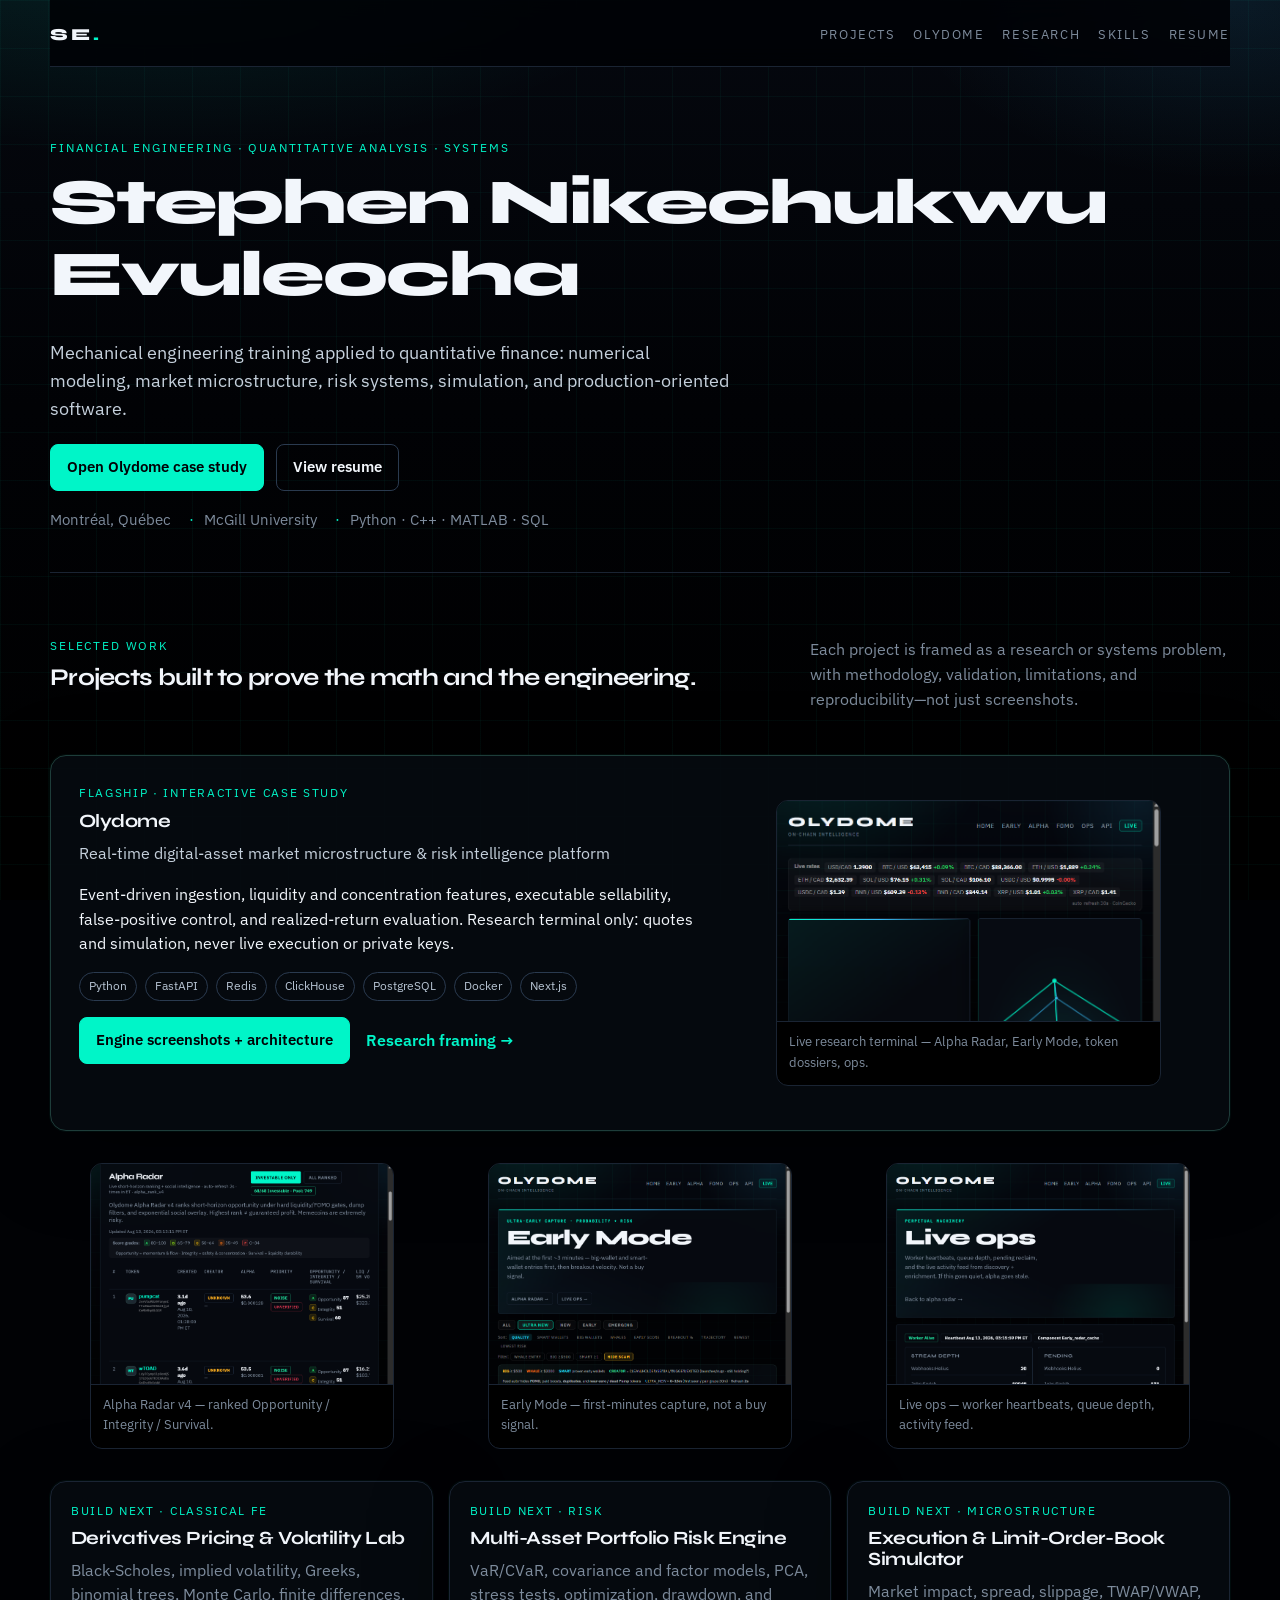
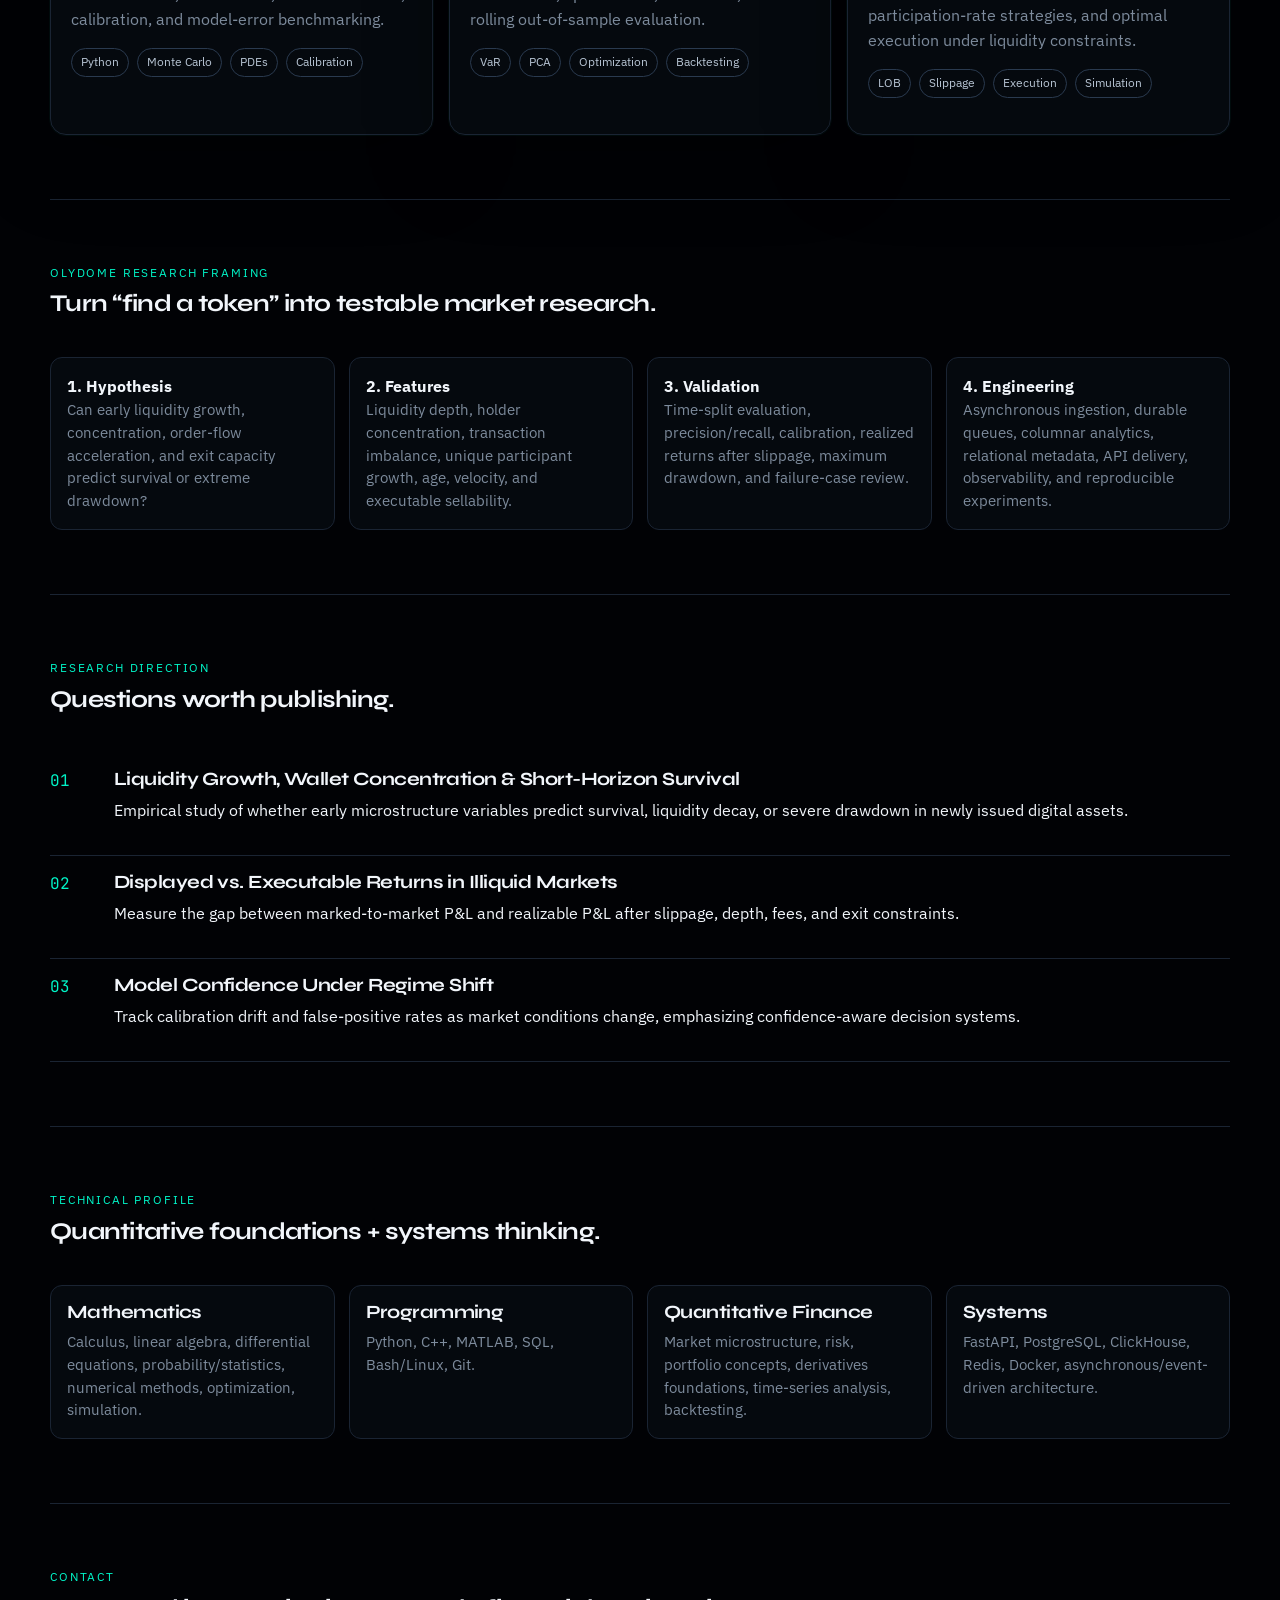
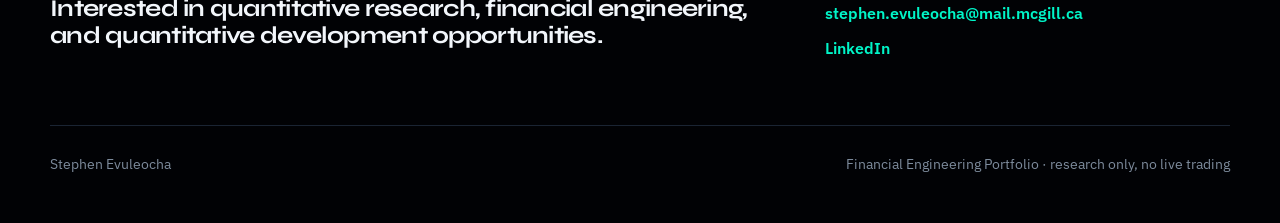
<file: index.html>
<!doctype html>
<html lang="en">
<head>
  <meta charset="utf-8" />
  <meta name="viewport" content="width=device-width, initial-scale=1" />
  <meta name="description" content="Stephen Evuleocha — Financial Engineering portfolio. Flagship: Olydome, a real-time digital-asset market microstructure and risk intelligence platform." />
  <title>Stephen Evuleocha | Financial Engineering</title>
  <link rel="preconnect" href="https://fonts.googleapis.com" />
  <link rel="preconnect" href="https://fonts.gstatic.com" crossorigin />
  <link href="https://fonts.googleapis.com/css2?family=IBM+Plex+Sans:wght@400;500;600;700&family=JetBrains+Mono:wght@400;600;700&family=Syne:wght@600;700;800&display=swap" rel="stylesheet" />
  <link rel="stylesheet" href="assets/styles.css" />
</head>
<body>
  <header class="site-header">
    <div class="brand-row">
      <a class="brand" href="#top" aria-label="Home">SE<span>.</span></a>
    </div>
    <nav aria-label="Main navigation">
      <a href="#projects">Projects</a>
      <a href="olydome.html">Olydome</a>
      <a href="#research">Research</a>
      <a href="#skills">Skills</a>
      <a href="resume/Stephen_Evuleocha_Financial_Engineering_Resume.pdf" target="_blank" rel="noopener">Resume</a>
    </nav>
  </header>

  <main id="top">
    <section class="hero section-shell">
      <div class="eyebrow">Financial Engineering · Quantitative Analysis · Systems</div>
      <h1>Stephen Nikechukwu Evuleocha</h1>
      <p class="hero-copy">Mechanical engineering training applied to quantitative finance: numerical modeling, market microstructure, risk systems, simulation, and production-oriented software.</p>
      <div class="hero-actions">
        <a class="button primary" href="olydome.html">Open Olydome case study</a>
        <a class="button secondary" href="resume/Stephen_Evuleocha_Financial_Engineering_Resume.pdf" target="_blank" rel="noopener">View resume</a>
      </div>
      <div class="hero-meta">
        <span>Montréal, Québec</span>
        <span>McGill University</span>
        <span>Python · C++ · MATLAB · SQL</span>
      </div>
    </section>

    <section class="section-shell section" id="projects">
      <div class="section-heading">
        <div>
          <div class="eyebrow">Selected work</div>
          <h2>Projects built to prove the math and the engineering.</h2>
        </div>
        <p>Each project is framed as a research or systems problem, with methodology, validation, limitations, and reproducibility—not just screenshots.</p>
      </div>

      <article class="project-card flagship">
        <div class="project-copy">
          <div class="project-kicker">Flagship · Interactive case study</div>
          <h3>Olydome</h3>
          <p class="project-subtitle">Real-time digital-asset market microstructure &amp; risk intelligence platform</p>
          <p>Event-driven ingestion, liquidity and concentration features, executable sellability, false-positive control, and realized-return evaluation. Research terminal only: quotes and simulation, never live execution or private keys.</p>
          <div class="tag-row">
            <span>Python</span><span>FastAPI</span><span>Redis</span><span>ClickHouse</span><span>PostgreSQL</span><span>Docker</span><span>Next.js</span>
          </div>
          <div class="card-actions">
            <a class="button primary" href="olydome.html">Engine screenshots + architecture</a>
            <a class="text-link" href="#olydome-method">Research framing →</a>
          </div>
        </div>
        <figure class="shot">
          <img src="assets/screenshots/olydome-home.png" alt="Olydome home terminal with live rates and Alpha Radar" />
          <figcaption>Live research terminal — Alpha Radar, Early Mode, token dossiers, ops.</figcaption>
        </figure>
      </article>

      <div class="gallery" style="margin-top:16px">
        <figure class="shot">
          <img src="assets/screenshots/olydome-radar-table.png" alt="Alpha Radar ranked token table with Opportunity, Integrity, Survival grades" />
          <figcaption>Alpha Radar v4 — ranked Opportunity / Integrity / Survival.</figcaption>
        </figure>
        <figure class="shot">
          <img src="assets/screenshots/olydome-early.png" alt="Early Mode ultra-new token feed" />
          <figcaption>Early Mode — first-minutes capture, not a buy signal.</figcaption>
        </figure>
        <figure class="shot">
          <img src="assets/screenshots/olydome-ops.png" alt="Live ops worker heartbeats and Redis stream depth" />
          <figcaption>Live ops — worker heartbeats, queue depth, activity feed.</figcaption>
        </figure>
      </div>

      <div class="project-grid">
        <article class="project-card compact">
          <div class="project-kicker">Build next · Classical FE</div>
          <h3>Derivatives Pricing &amp; Volatility Lab</h3>
          <p>Black-Scholes, implied volatility, Greeks, binomial trees, Monte Carlo, finite differences, calibration, and model-error benchmarking.</p>
          <div class="tag-row"><span>Python</span><span>Monte Carlo</span><span>PDEs</span><span>Calibration</span></div>
        </article>
        <article class="project-card compact">
          <div class="project-kicker">Build next · Risk</div>
          <h3>Multi-Asset Portfolio Risk Engine</h3>
          <p>VaR/CVaR, covariance and factor models, PCA, stress tests, optimization, drawdown, and rolling out-of-sample evaluation.</p>
          <div class="tag-row"><span>VaR</span><span>PCA</span><span>Optimization</span><span>Backtesting</span></div>
        </article>
        <article class="project-card compact">
          <div class="project-kicker">Build next · Microstructure</div>
          <h3>Execution &amp; Limit-Order-Book Simulator</h3>
          <p>Market impact, spread, slippage, TWAP/VWAP, participation-rate strategies, and optimal execution under liquidity constraints.</p>
          <div class="tag-row"><span>LOB</span><span>Slippage</span><span>Execution</span><span>Simulation</span></div>
        </article>
      </div>
    </section>

    <section class="section-shell section" id="olydome-method">
      <div class="section-heading">
        <div>
          <div class="eyebrow">Olydome research framing</div>
          <h2>Turn “find a token” into testable market research.</h2>
        </div>
      </div>
      <div class="method-grid">
        <div><strong>1. Hypothesis</strong><p>Can early liquidity growth, concentration, order-flow acceleration, and exit capacity predict survival or extreme drawdown?</p></div>
        <div><strong>2. Features</strong><p>Liquidity depth, holder concentration, transaction imbalance, unique participant growth, age, velocity, and executable sellability.</p></div>
        <div><strong>3. Validation</strong><p>Time-split evaluation, precision/recall, calibration, realized returns after slippage, maximum drawdown, and failure-case review.</p></div>
        <div><strong>4. Engineering</strong><p>Asynchronous ingestion, durable queues, columnar analytics, relational metadata, API delivery, observability, and reproducible experiments.</p></div>
      </div>
    </section>

    <section class="section-shell section" id="research">
      <div class="section-heading">
        <div>
          <div class="eyebrow">Research direction</div>
          <h2>Questions worth publishing.</h2>
        </div>
      </div>
      <div class="research-list">
        <div><span>01</span><div><h3>Liquidity Growth, Wallet Concentration &amp; Short-Horizon Survival</h3><p>Empirical study of whether early microstructure variables predict survival, liquidity decay, or severe drawdown in newly issued digital assets.</p></div></div>
        <div><span>02</span><div><h3>Displayed vs. Executable Returns in Illiquid Markets</h3><p>Measure the gap between marked-to-market P&amp;L and realizable P&amp;L after slippage, depth, fees, and exit constraints.</p></div></div>
        <div><span>03</span><div><h3>Model Confidence Under Regime Shift</h3><p>Track calibration drift and false-positive rates as market conditions change, emphasizing confidence-aware decision systems.</p></div></div>
      </div>
    </section>

    <section class="section-shell section" id="skills">
      <div class="section-heading">
        <div>
          <div class="eyebrow">Technical profile</div>
          <h2>Quantitative foundations + systems thinking.</h2>
        </div>
      </div>
      <div class="skill-grid">
        <div><h3>Mathematics</h3><p>Calculus, linear algebra, differential equations, probability/statistics, numerical methods, optimization, simulation.</p></div>
        <div><h3>Programming</h3><p>Python, C++, MATLAB, SQL, Bash/Linux, Git.</p></div>
        <div><h3>Quantitative Finance</h3><p>Market microstructure, risk, portfolio concepts, derivatives foundations, time-series analysis, backtesting.</p></div>
        <div><h3>Systems</h3><p>FastAPI, PostgreSQL, ClickHouse, Redis, Docker, asynchronous/event-driven architecture.</p></div>
      </div>
    </section>

    <section class="section-shell section contact">
      <div>
        <div class="eyebrow">Contact</div>
        <h2>Interested in quantitative research, financial engineering, and quantitative development opportunities.</h2>
      </div>
      <div class="contact-links">
        <a href="mailto:stephen.evuleocha@mail.mcgill.ca">stephen.evuleocha@mail.mcgill.ca</a>
        <a href="https://www.linkedin.com/in/stephen-evuleocha/" target="_blank" rel="noopener">LinkedIn</a>
      </div>
    </section>
  </main>

  <footer>
    <span>Stephen Evuleocha</span>
    <span>Financial Engineering Portfolio · research only, no live trading</span>
  </footer>

  <div class="lightbox" id="lightbox" role="dialog" aria-modal="true">
    <button type="button">Close</button>
    <img id="lightbox-img" alt="" />
  </div>
  <script src="assets/site.js"></script>
</body>
</html>
</file>
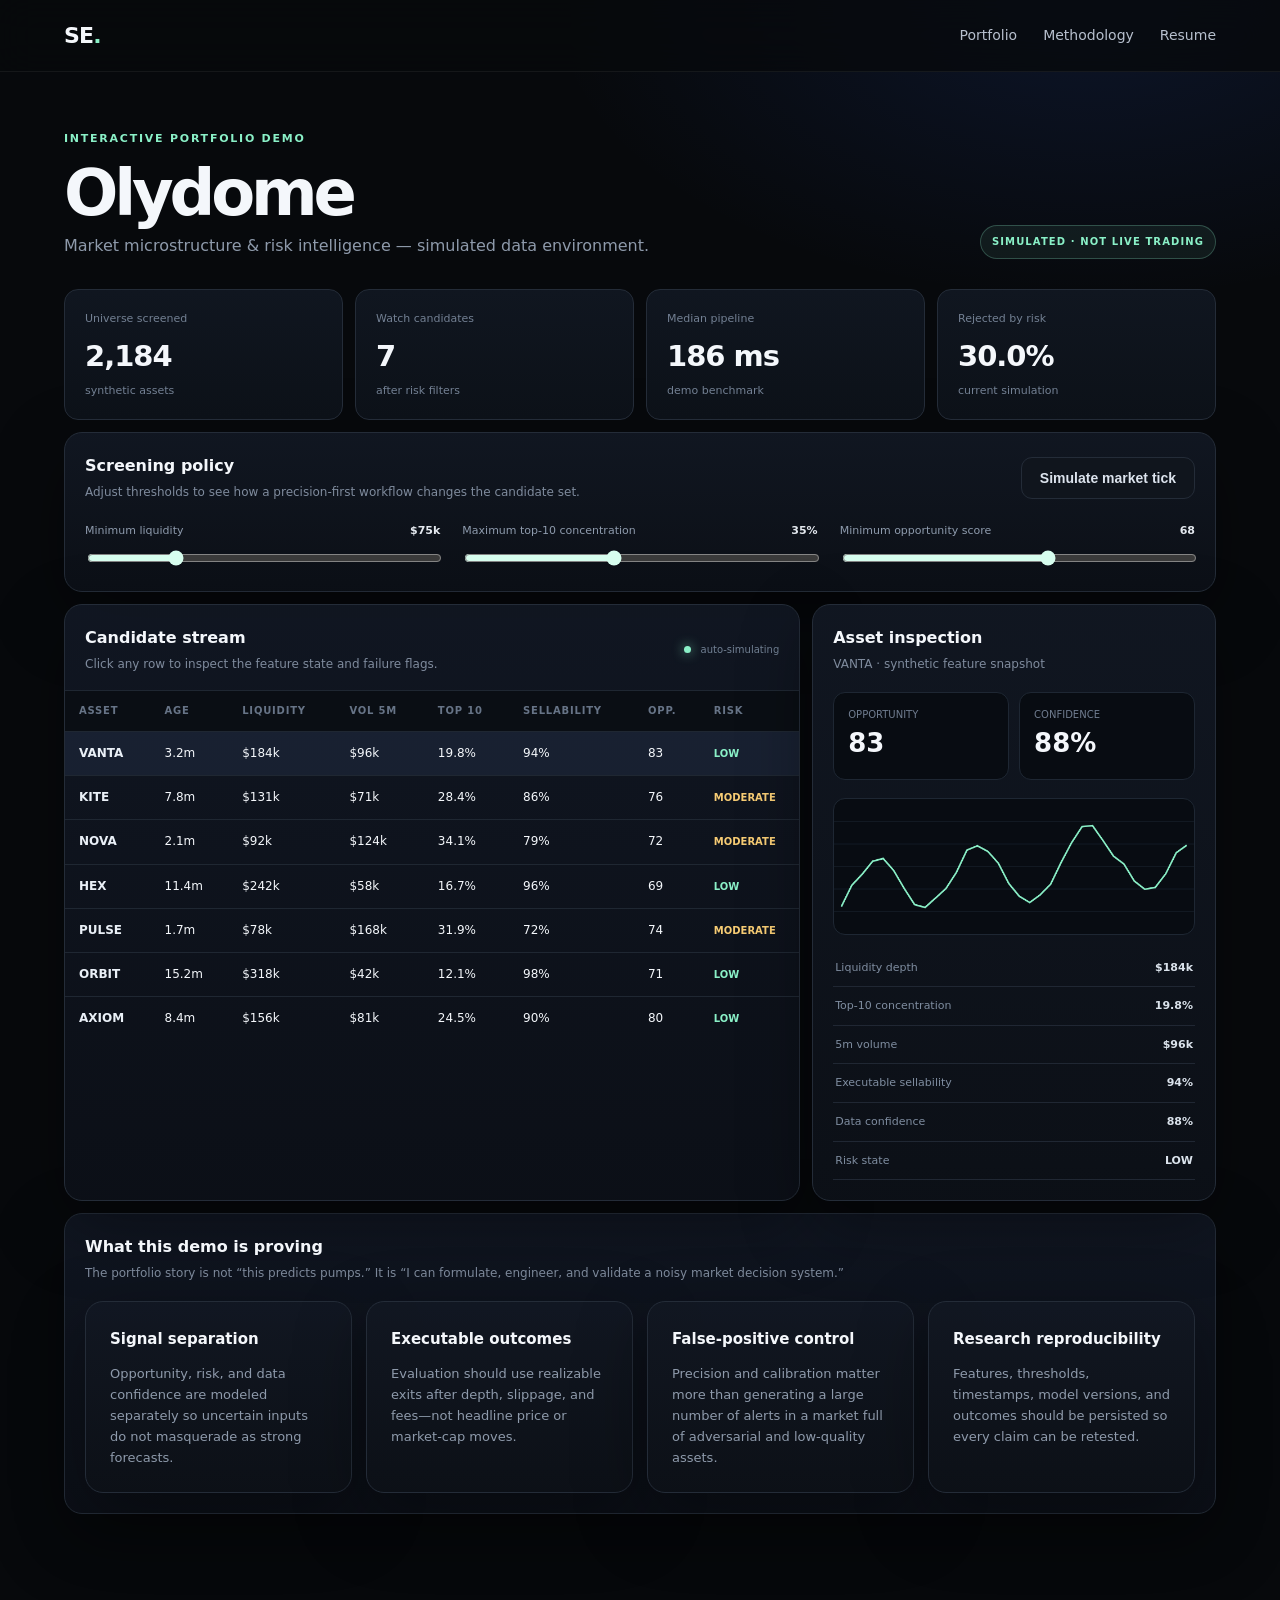
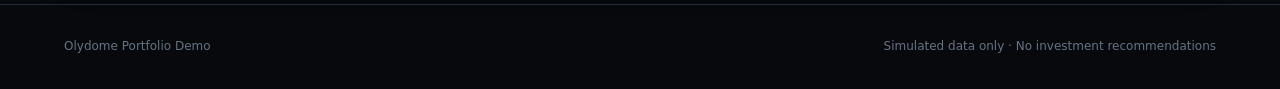
<file: olydome/index.html>
<!doctype html>
<html lang="en">
<head>
  <meta charset="utf-8" />
  <meta name="viewport" content="width=device-width, initial-scale=1" />
  <meta name="description" content="Simulated Olydome market microstructure and risk-engine demo." />
  <title>Olydome Demo | Stephen Evuleocha</title>
  <style>
:root{
  --bg:#07090c;--panel:#0d1117;--panel2:#111722;--text:#f4f7fb;--muted:#8e9aab;--line:#242c38;
  --accent:#8af0c7;--accent2:#7eb6ff;--danger:#ff7b87;--warn:#f7cc74;--shadow:0 24px 70px rgba(0,0,0,.35);
}
*{box-sizing:border-box}html{scroll-behavior:smooth}body{margin:0;background:radial-gradient(1200px 600px at 70% -10%,rgba(70,128,255,.12),transparent 55%),var(--bg);color:var(--text);font-family:Inter,ui-sans-serif,system-ui,-apple-system,BlinkMacSystemFont,"Segoe UI",sans-serif;line-height:1.6}
a{color:inherit;text-decoration:none}.site-header{height:72px;position:sticky;top:0;z-index:30;display:flex;align-items:center;justify-content:space-between;padding:0 5vw;background:rgba(7,9,12,.78);backdrop-filter:blur(18px);border-bottom:1px solid rgba(255,255,255,.06)}.brand{font-size:22px;font-weight:800;letter-spacing:-.04em}.brand span{color:var(--accent)}nav{display:flex;gap:26px}nav a{font-size:14px;color:#b7c0ce}nav a:hover{color:#fff}.section-shell,.demo-shell{width:min(1180px,90vw);margin:auto}.hero{padding:110px 0 85px}.eyebrow{text-transform:uppercase;letter-spacing:.16em;font-size:11px;font-weight:700;color:var(--accent);margin-bottom:16px}.hero h1,.demo-title-row h1{font-size:clamp(50px,8vw,96px);line-height:.93;letter-spacing:-.065em;margin:0 0 26px}.hero-copy{font-size:clamp(18px,2.2vw,25px);max-width:850px;color:#aeb8c6;line-height:1.48}.hero-actions,.card-actions{display:flex;gap:12px;flex-wrap:wrap;margin-top:32px}.button{display:inline-flex;align-items:center;justify-content:center;border-radius:11px;padding:12px 18px;font-size:14px;font-weight:700;border:1px solid var(--line);transition:.2s;cursor:pointer}.button.primary{background:#f5f7fa;color:#07090c;border-color:#f5f7fa}.button.primary:hover{transform:translateY(-1px);box-shadow:0 10px 30px rgba(255,255,255,.12)}.button.secondary{background:#10151d;color:#dce3ed}.button.secondary:hover{background:#161d28}.text-link{display:inline-flex;align-items:center;padding:12px 6px;color:#b7c0ce;font-weight:600;font-size:14px}.hero-meta{display:flex;gap:20px;flex-wrap:wrap;margin-top:48px;color:#687587;font-size:13px}.hero-meta span:before{content:"•";color:var(--accent);margin-right:8px}.section{padding:82px 0;border-top:1px solid rgba(255,255,255,.06)}.section-heading{display:grid;grid-template-columns:1.25fr .75fr;gap:50px;align-items:end;margin-bottom:34px}.section-heading h2{font-size:clamp(32px,5vw,56px);line-height:1.02;letter-spacing:-.045em;margin:0}.section-heading>p{margin:0;color:var(--muted)}.project-card,.dashboard-card,.skill-grid>div,.method-grid>div{background:linear-gradient(180deg,rgba(17,23,34,.95),rgba(12,16,23,.95));border:1px solid var(--line);border-radius:18px;box-shadow:var(--shadow)}.project-card{padding:30px}.flagship{display:grid;grid-template-columns:1.15fr .85fr;gap:34px;padding:38px}.project-kicker{color:var(--accent);text-transform:uppercase;letter-spacing:.13em;font-size:11px;font-weight:800}.project-card h3{font-size:31px;letter-spacing:-.035em;margin:8px 0}.project-subtitle{font-size:18px;color:#d8dfe9}.project-card p{color:#96a2b2}.tag-row{display:flex;flex-wrap:wrap;gap:8px;margin-top:20px}.tag-row span{border:1px solid #2a3442;background:#0a0e14;border-radius:999px;padding:5px 9px;font-size:11px;color:#9eabba}.mini-terminal{background:#05070a;border:1px solid #222a35;border-radius:14px;overflow:hidden;align-self:stretch}.terminal-bar{height:40px;border-bottom:1px solid #202631;display:flex;align-items:center;gap:7px;padding:0 12px;color:#657183;font-size:11px}.terminal-bar i{width:8px;height:8px;border-radius:50%;background:#303947}.terminal-bar span{margin-left:6px}pre{margin:0;padding:24px;overflow:auto;color:#a7f3d0;font:13px/1.8 ui-monospace,SFMono-Regular,Menlo,monospace}.project-grid{display:grid;grid-template-columns:repeat(3,1fr);gap:16px;margin-top:16px}.compact{min-height:300px}.method-grid,.skill-grid{display:grid;grid-template-columns:repeat(4,1fr);gap:14px}.method-grid>div,.skill-grid>div{padding:24px}.method-grid strong{font-size:15px}.method-grid p,.skill-grid p{color:var(--muted);font-size:13px;margin-bottom:0}.research-list{border-top:1px solid var(--line)}.research-list>div{display:grid;grid-template-columns:70px 1fr;gap:10px;border-bottom:1px solid var(--line);padding:28px 0}.research-list>div>span{color:var(--accent);font:12px ui-monospace,monospace}.research-list h3{margin:0 0 7px;font-size:22px}.research-list p{margin:0;color:var(--muted);max-width:850px}.contact{display:flex;justify-content:space-between;gap:50px;align-items:end}.contact h2{max-width:760px;font-size:38px;line-height:1.08;letter-spacing:-.035em}.contact-links{display:flex;flex-direction:column;gap:8px;color:#b6c0ce}footer{display:flex;justify-content:space-between;padding:32px 5vw;border-top:1px solid var(--line);color:#667384;font-size:12px}
/* demo */
.demo-page{background:radial-gradient(900px 500px at 85% 0%,rgba(53,108,255,.12),transparent 60%),#07090c}.demo-shell{padding:58px 0 90px}.demo-title-row{display:flex;justify-content:space-between;align-items:flex-end;gap:30px;margin-bottom:30px}.demo-title-row h1{font-size:64px;margin-bottom:10px}.demo-title-row p{margin:0;color:var(--muted)}.demo-badge{border:1px solid rgba(138,240,199,.25);background:rgba(138,240,199,.07);color:var(--accent);border-radius:999px;padding:8px 11px;font-size:10px;font-weight:800;letter-spacing:.11em;white-space:nowrap}.metric-grid{display:grid;grid-template-columns:repeat(4,1fr);gap:12px;margin-bottom:12px}.metric{background:linear-gradient(180deg,#101620,#0c1118);border:1px solid var(--line);border-radius:14px;padding:20px}.metric span,.metric small{display:block;color:#738093;font-size:11px}.metric strong{display:block;font-size:29px;letter-spacing:-.035em;margin:6px 0 2px}.dashboard-card{padding:20px}.filters-card{margin-bottom:12px}.dashboard-header{display:flex;justify-content:space-between;gap:20px;align-items:center}.dashboard-header h2{font-size:16px;margin:0 0 4px}.dashboard-header p{font-size:12px;color:#7f8b9d;margin:0}.filters{display:grid;grid-template-columns:repeat(3,1fr);gap:22px;margin-top:20px}.filters label{font-size:11px;color:#8e9bad}.filters label strong{float:right;color:#e4e9ef}.filters input{width:100%;accent-color:#d8fff0;margin-top:10px}.dashboard-grid{display:grid;grid-template-columns:1.55fr .85fr;gap:12px;margin-bottom:12px}.table-card{overflow:hidden}.table-wrap{overflow:auto;margin:16px -20px -20px}table{border-collapse:collapse;width:100%;min-width:740px;font-size:12px}th,td{text-align:left;padding:12px 14px;border-top:1px solid #1f2732}th{color:#677487;font-size:10px;text-transform:uppercase;letter-spacing:.08em;background:#0a0e14}tbody tr{cursor:pointer;transition:.15s}tbody tr:hover{background:#111923}tbody tr.selected{background:rgba(126,182,255,.08)}td strong.asset-name{font-size:12px;color:#eaf0f7}.risk{font-weight:800;font-size:10px}.risk.low{color:var(--accent)}.risk.moderate{color:var(--warn)}.risk.high{color:var(--danger)}.live-dot{font-size:10px;color:#718093;white-space:nowrap}.live-dot i{display:inline-block;width:7px;height:7px;background:var(--accent);border-radius:50%;margin-right:6px;box-shadow:0 0 12px rgba(138,240,199,.8)}.inspect-score{display:grid;grid-template-columns:1fr 1fr;gap:10px;margin:18px 0}.inspect-score>div{background:#080c12;border:1px solid #1e2733;border-radius:12px;padding:14px}.inspect-score span{display:block;color:#707d90;font-size:10px;text-transform:uppercase}.inspect-score strong{font-size:26px}#microChart{display:block;width:100%;height:auto;background:#080c12;border:1px solid #1e2733;border-radius:12px}.feature-list{margin-top:14px}.feature-row{display:flex;justify-content:space-between;gap:15px;border-bottom:1px solid #202733;padding:10px 2px;font-size:11px;color:#7f8da0}.feature-row strong{color:#dbe3ec;font-weight:650}.empty-state{font-size:12px;color:#6f7b8b}.explain-card{margin-top:0}.demo-method{margin-top:18px;grid-template-columns:repeat(4,1fr)}
@media(max-width:900px){.section-heading,.flagship,.dashboard-grid{grid-template-columns:1fr}.project-grid,.method-grid,.skill-grid,.metric-grid{grid-template-columns:1fr 1fr}.filters{grid-template-columns:1fr}.contact{align-items:flex-start;flex-direction:column}.demo-title-row{align-items:flex-start;flex-direction:column}.demo-title-row h1{font-size:54px}}@media(max-width:600px){nav a:nth-child(2),nav a:nth-child(3){display:none}.hero{padding:75px 0 60px}.project-grid,.method-grid,.skill-grid,.metric-grid,.demo-method{grid-template-columns:1fr}.flagship{padding:24px}.section{padding:60px 0}.demo-shell{width:min(94vw,1180px)}.dashboard-card{padding:16px}.table-wrap{margin:14px -16px -16px}.demo-badge{white-space:normal}}

</style>
</head>
<body class="demo-page">
  <header class="site-header">
    <a class="brand" href="Financial_Engineering_Portfolio_Standalone.html">SE<span>.</span></a>
    <nav><a href="Financial_Engineering_Portfolio_Standalone.html#projects">Portfolio</a><a href="Financial_Engineering_Portfolio_Standalone.html#olydome-method">Methodology</a><a href="Stephen_Evuleocha_Financial_Engineering_Resume_Updated.pdf" target="_blank" rel="noopener">Resume</a></nav>
  </header>

  <main class="demo-shell">
    <div class="demo-title-row">
      <div>
        <div class="eyebrow">Interactive portfolio demo</div>
        <h1>Olydome</h1>
        <p>Market microstructure & risk intelligence — simulated data environment.</p>
      </div>
      <div class="demo-badge">SIMULATED · NOT LIVE TRADING</div>
    </div>

    <section class="metric-grid" aria-label="Olydome system metrics">
      <div class="metric"><span>Universe screened</span><strong id="screenedMetric">2,184</strong><small>synthetic assets</small></div>
      <div class="metric"><span>Watch candidates</span><strong id="candidateMetric">7</strong><small>after risk filters</small></div>
      <div class="metric"><span>Median pipeline</span><strong id="latencyMetric">186 ms</strong><small>demo benchmark</small></div>
      <div class="metric"><span>Rejected by risk</span><strong id="rejectedMetric">81.4%</strong><small>current simulation</small></div>
    </section>

    <section class="dashboard-card filters-card">
      <div class="dashboard-header"><div><h2>Screening policy</h2><p>Adjust thresholds to see how a precision-first workflow changes the candidate set.</p></div><button id="tickButton" class="button secondary" type="button">Simulate market tick</button></div>
      <div class="filters">
        <label>Minimum liquidity <strong id="liqValue">$75k</strong><input id="liqFilter" type="range" min="20" max="250" step="5" value="75"></label>
        <label>Maximum top-10 concentration <strong id="concValue">35%</strong><input id="concFilter" type="range" min="10" max="70" step="1" value="35"></label>
        <label>Minimum opportunity score <strong id="scoreValue">68</strong><input id="scoreFilter" type="range" min="30" max="95" step="1" value="68"></label>
      </div>
    </section>

    <section class="dashboard-grid">
      <div class="dashboard-card table-card">
        <div class="dashboard-header"><div><h2>Candidate stream</h2><p>Click any row to inspect the feature state and failure flags.</p></div><span class="live-dot"><i></i> auto-simulating</span></div>
        <div class="table-wrap">
          <table>
            <thead><tr><th>Asset</th><th>Age</th><th>Liquidity</th><th>Vol 5m</th><th>Top 10</th><th>Sellability</th><th>Opp.</th><th>Risk</th></tr></thead>
            <tbody id="assetRows"></tbody>
          </table>
        </div>
      </div>

      <aside class="dashboard-card inspect-card" id="inspectPanel">
        <div class="dashboard-header"><div><h2>Asset inspection</h2><p id="assetSubtitle">Select a candidate</p></div></div>
        <div class="inspect-score"><div><span>Opportunity</span><strong id="inspectScore">—</strong></div><div><span>Confidence</span><strong id="inspectConfidence">—</strong></div></div>
        <canvas id="microChart" width="640" height="240" aria-label="Synthetic microstructure chart"></canvas>
        <div class="feature-list" id="featureList"><p class="empty-state">Select a row to load synthetic feature diagnostics.</p></div>
      </aside>
    </section>

    <section class="dashboard-card explain-card">
      <div class="dashboard-header"><div><h2>What this demo is proving</h2><p>The portfolio story is not “this predicts pumps.” It is “I can formulate, engineer, and validate a noisy market decision system.”</p></div></div>
      <div class="method-grid demo-method">
        <div><strong>Signal separation</strong><p>Opportunity, risk, and data confidence are modeled separately so uncertain inputs do not masquerade as strong forecasts.</p></div>
        <div><strong>Executable outcomes</strong><p>Evaluation should use realizable exits after depth, slippage, and fees—not headline price or market-cap moves.</p></div>
        <div><strong>False-positive control</strong><p>Precision and calibration matter more than generating a large number of alerts in a market full of adversarial and low-quality assets.</p></div>
        <div><strong>Research reproducibility</strong><p>Features, thresholds, timestamps, model versions, and outcomes should be persisted so every claim can be retested.</p></div>
      </div>
    </section>
  </main>

  <footer><span>Olydome Portfolio Demo</span><span>Simulated data only · No investment recommendations</span></footer>
  <script>
const assets = [
  {name:'VANTA', age:3.2, liq:184, vol:96, conc:19.8, sell:94, score:83, conf:88, risk:'LOW'},
  {name:'KITE', age:7.8, liq:131, vol:71, conc:28.4, sell:86, score:76, conf:81, risk:'MODERATE'},
  {name:'NOVA', age:2.1, liq:92, vol:124, conc:34.1, sell:79, score:72, conf:74, risk:'MODERATE'},
  {name:'HEX', age:11.4, liq:242, vol:58, conc:16.7, sell:96, score:69, conf:91, risk:'LOW'},
  {name:'MIRA', age:4.9, liq:66, vol:143, conc:43.2, sell:61, score:64, conf:67, risk:'HIGH'},
  {name:'PULSE', age:1.7, liq:78, vol:168, conc:31.9, sell:72, score:74, conf:70, risk:'MODERATE'},
  {name:'ORBIT', age:15.2, liq:318, vol:42, conc:12.1, sell:98, score:71, conf:94, risk:'LOW'},
  {name:'FLINT', age:5.6, liq:52, vol:89, conc:48.5, sell:55, score:58, conf:63, risk:'HIGH'},
  {name:'AXIOM', age:8.4, liq:156, vol:81, conc:24.5, sell:90, score:80, conf:86, risk:'LOW'},
  {name:'RUNE', age:6.0, liq:109, vol:101, conc:37.0, sell:74, score:67, conf:72, risk:'MODERATE'}
];
const $=s=>document.querySelector(s), rows=$('#assetRows'), liq=$('#liqFilter'), conc=$('#concFilter'), score=$('#scoreFilter');
const fmtMoney=n=>'$'+n.toFixed(0)+'k';
function filtered(){return assets.filter(a=>a.liq>=+liq.value&&a.conc<=+conc.value&&a.score>=+score.value)}
function render(){
  $('#liqValue').textContent='$'+liq.value+'k';$('#concValue').textContent=conc.value+'%';$('#scoreValue').textContent=score.value;
  const list=filtered(); $('#candidateMetric').textContent=list.length; $('#rejectedMetric').textContent=((1-list.length/assets.length)*100).toFixed(1)+'%';
  rows.innerHTML=list.length?list.map((a,i)=>`<tr data-name="${a.name}"><td><strong class="asset-name">${a.name}</strong></td><td>${a.age.toFixed(1)}m</td><td>${fmtMoney(a.liq)}</td><td>${fmtMoney(a.vol)}</td><td>${a.conc.toFixed(1)}%</td><td>${a.sell}%</td><td>${a.score}</td><td><span class="risk ${a.risk.toLowerCase()}">${a.risk}</span></td></tr>`).join(''):`<tr><td colspan="8" style="padding:28px;color:#708094">No candidates pass the current screening policy.</td></tr>`;
  rows.querySelectorAll('tr[data-name]').forEach(r=>r.addEventListener('click',()=>inspect(assets.find(a=>a.name===r.dataset.name),r)));
  if(list.length) inspect(list[0],rows.querySelector('tr[data-name]')); else clearInspect();
}
function clearInspect(){ $('#assetSubtitle').textContent='No qualifying candidate';$('#inspectScore').textContent='—';$('#inspectConfidence').textContent='—';$('#featureList').innerHTML='<p class="empty-state">Relax a threshold to inspect a synthetic asset.</p>'; draw([])}
function inspect(a,row){rows.querySelectorAll('tr').forEach(x=>x.classList.remove('selected')); if(row)row.classList.add('selected');$('#assetSubtitle').textContent=`${a.name} · synthetic feature snapshot`;$('#inspectScore').textContent=a.score;$('#inspectConfidence').textContent=a.conf+'%';
 const feats=[['Liquidity depth',fmtMoney(a.liq)],['Top-10 concentration',a.conc.toFixed(1)+'%'],['5m volume',fmtMoney(a.vol)],['Executable sellability',a.sell+'%'],['Data confidence',a.conf+'%'],['Risk state',a.risk]];
 $('#featureList').innerHTML=feats.map(([k,v])=>`<div class="feature-row"><span>${k}</span><strong>${v}</strong></div>`).join(''); draw(makeSeries(a));}
function makeSeries(a){let v=50+a.score/4;const arr=[];for(let i=0;i<34;i++){v+=((Math.sin(i*.61+a.conc)+Math.random()-.48)*4)+(a.score-68)/120;arr.push(Math.max(20,v))}return arr}
function draw(data){const c=$('#microChart'),ctx=c.getContext('2d'),w=c.width,h=c.height;ctx.clearRect(0,0,w,h);ctx.strokeStyle='#1d2632';ctx.lineWidth=1;for(let y=40;y<h;y+=40){ctx.beginPath();ctx.moveTo(0,y);ctx.lineTo(w,y);ctx.stroke()}if(!data.length)return;const min=Math.min(...data)-4,max=Math.max(...data)+4;ctx.strokeStyle='#8af0c7';ctx.lineWidth=3;ctx.beginPath();data.forEach((v,i)=>{const x=i/(data.length-1)*(w-26)+13,y=h-18-(v-min)/(max-min)*(h-36);i?ctx.lineTo(x,y):ctx.moveTo(x,y)});ctx.stroke();}
function tick(){assets.forEach(a=>{a.liq=Math.max(20,a.liq*(.97+Math.random()*.07));a.vol=Math.max(12,a.vol*(.90+Math.random()*.22));a.conc=Math.min(70,Math.max(8,a.conc+(Math.random()-.5)*2.2));a.score=Math.min(95,Math.max(30,Math.round(a.score+(Math.random()-.48)*4)));a.conf=Math.min(98,Math.max(50,Math.round(a.conf+(Math.random()-.5)*3)));a.sell=Math.min(99,Math.max(40,Math.round(a.sell+(Math.random()-.5)*3)));a.risk=a.conc>40||a.sell<65?'HIGH':a.conc>28||a.sell<80?'MODERATE':'LOW'});$('#screenedMetric').textContent=(2184+Math.floor(Math.random()*42)).toLocaleString();$('#latencyMetric').textContent=(155+Math.floor(Math.random()*72))+' ms';render()}
[liq,conc,score].forEach(x=>x.addEventListener('input',render));$('#tickButton').addEventListener('click',tick);render();setInterval(tick,7000);

</script>
</body>
</html>
</file>
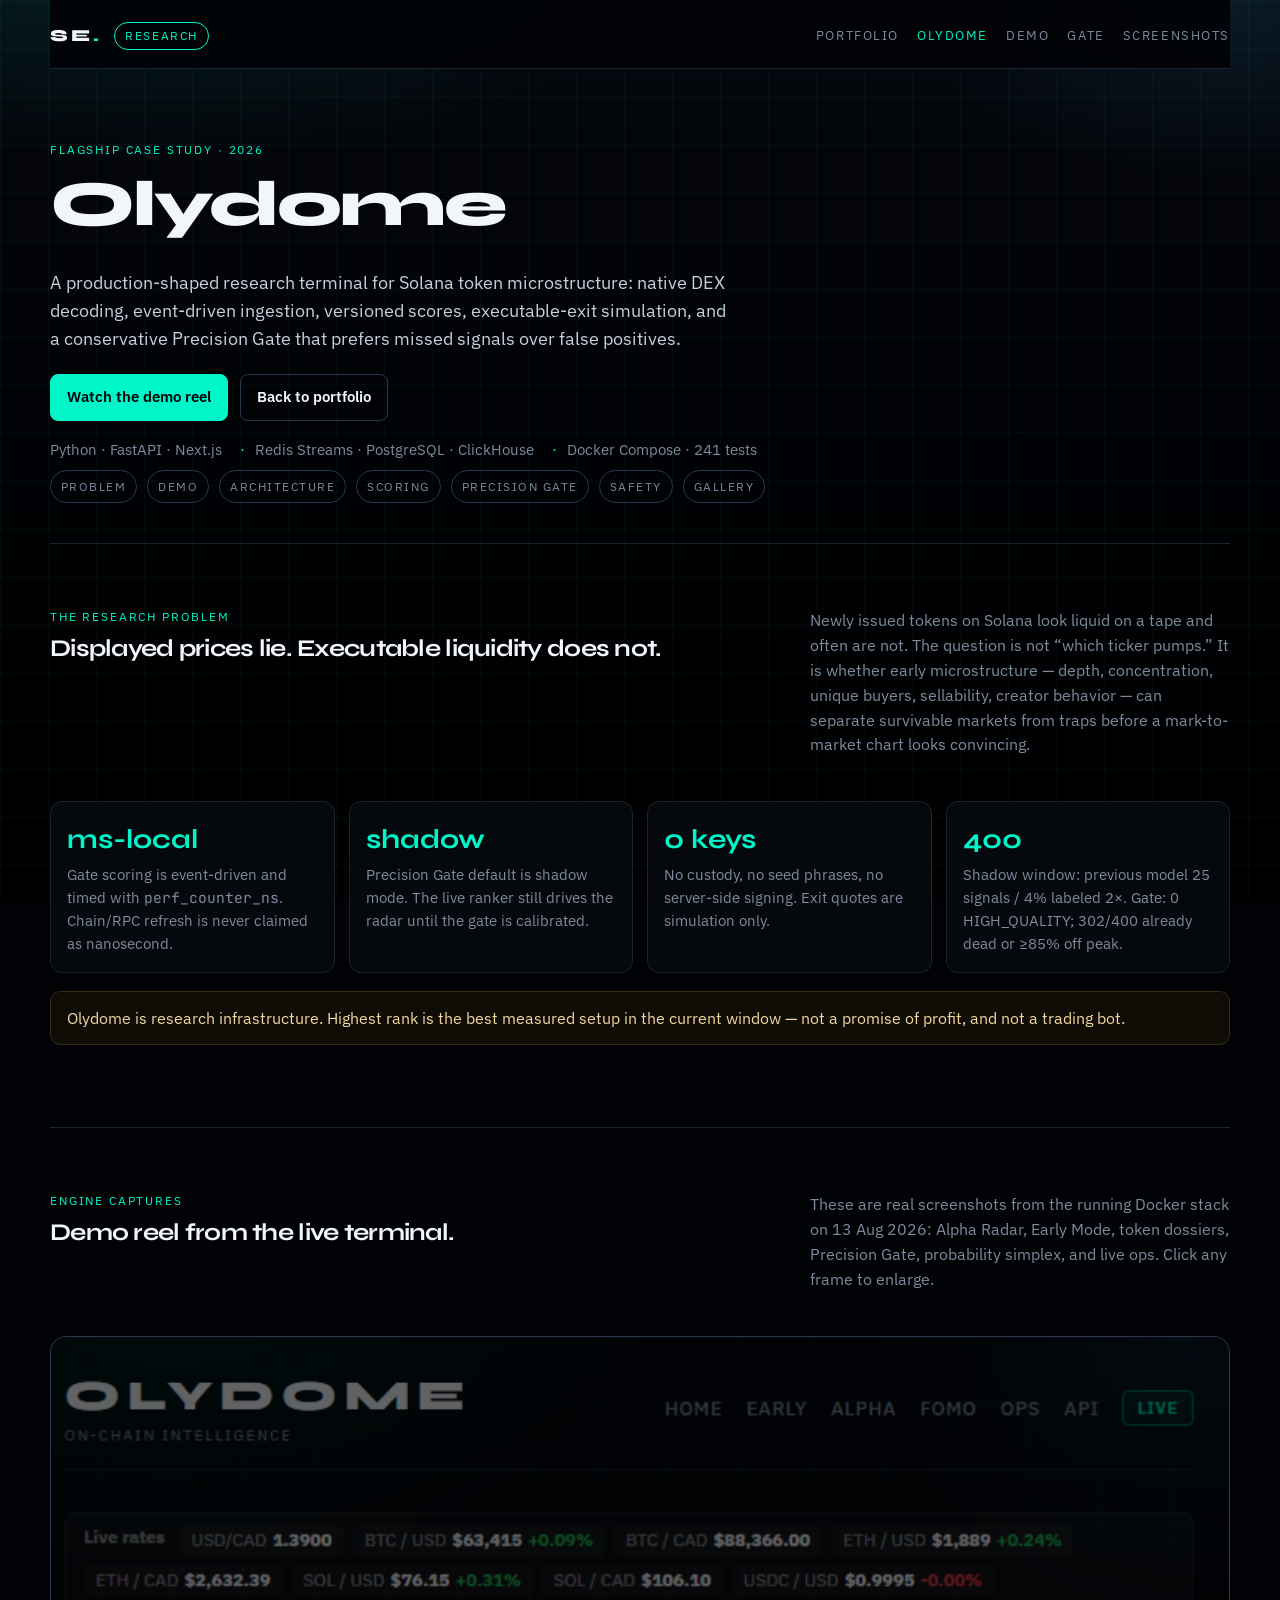
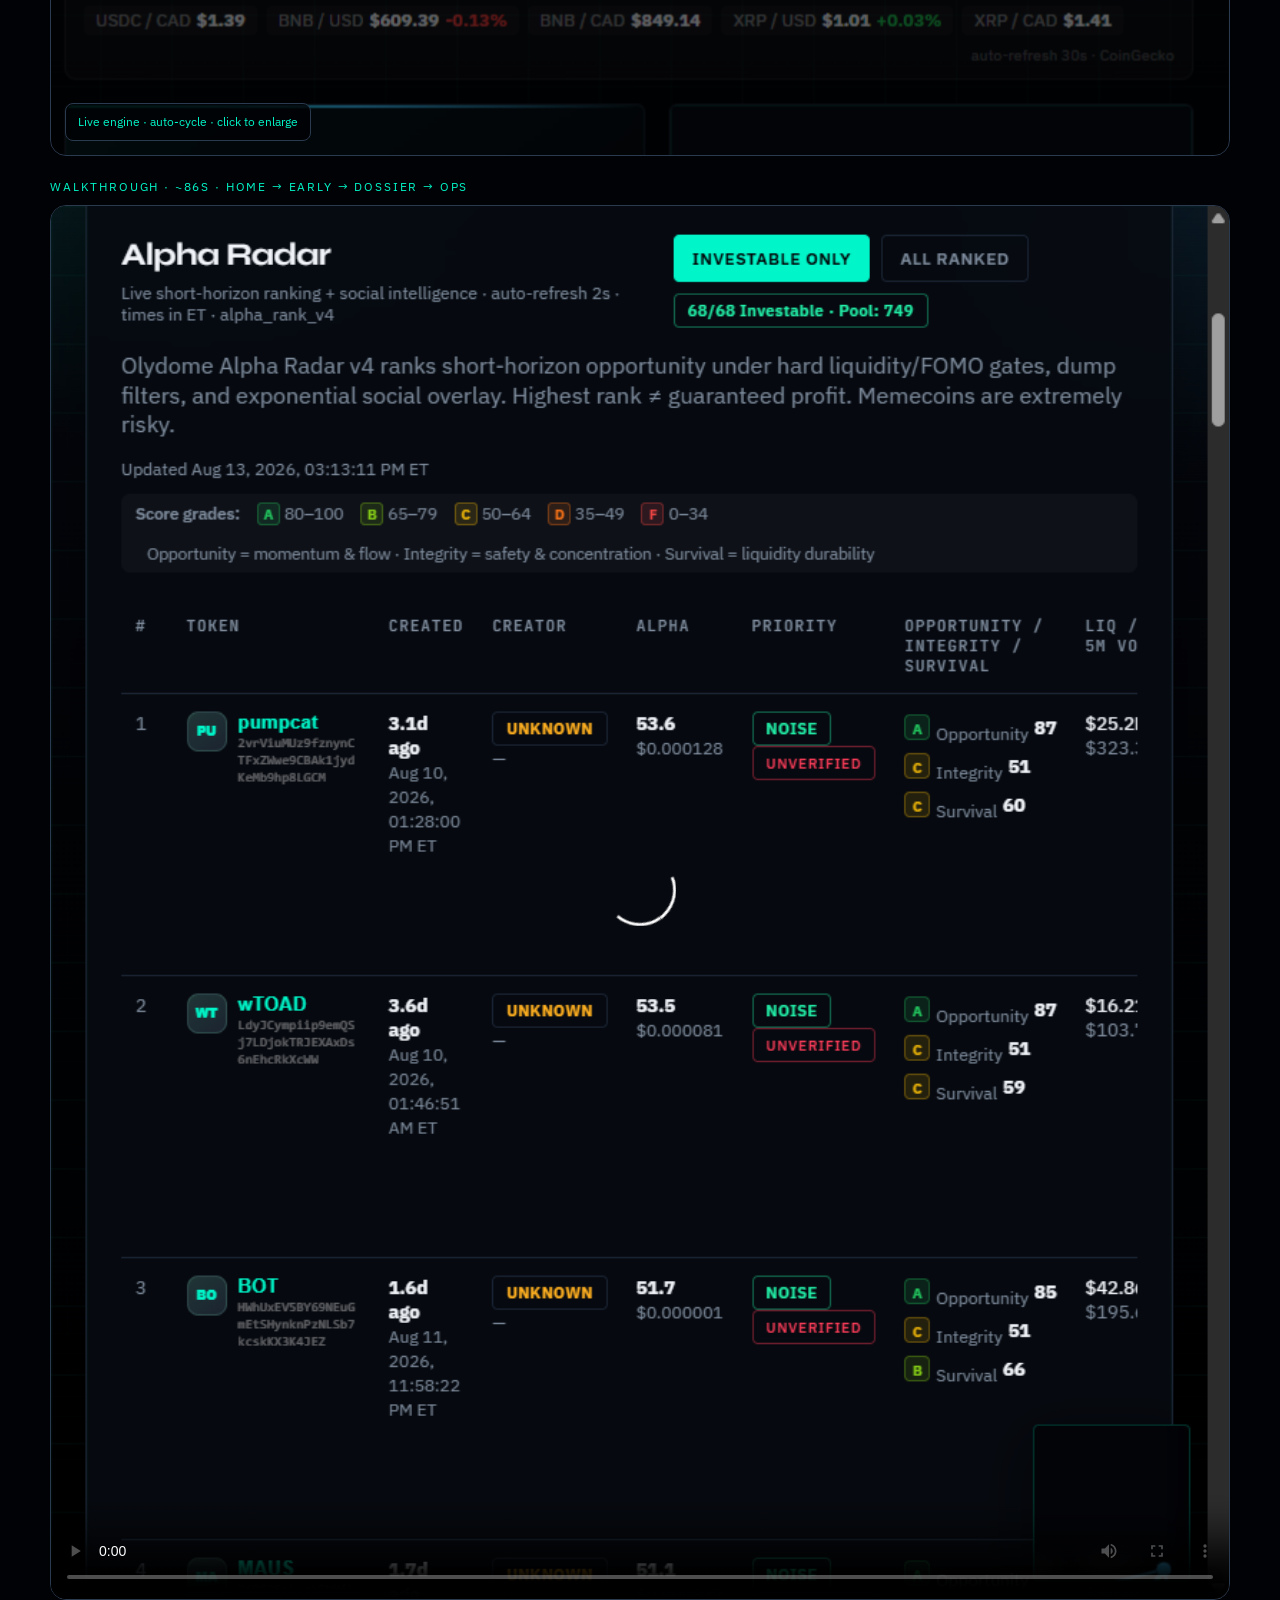
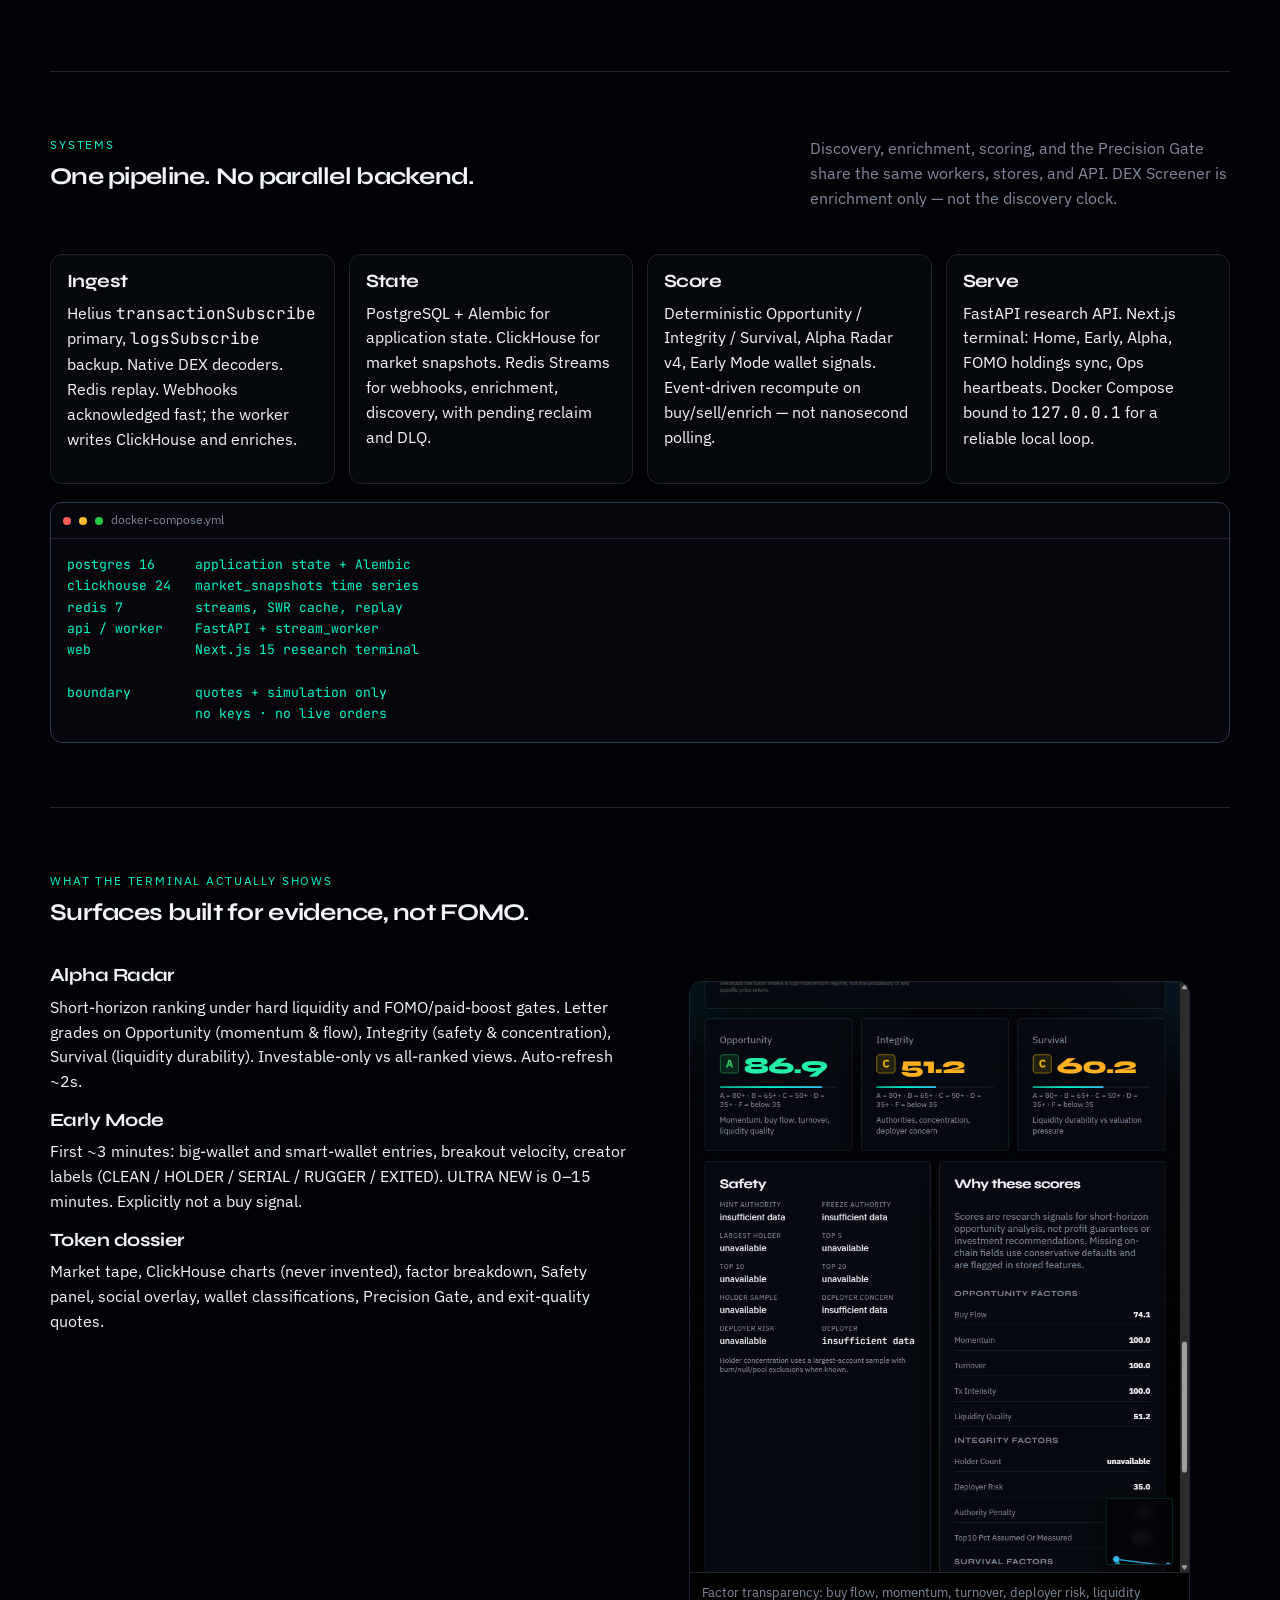
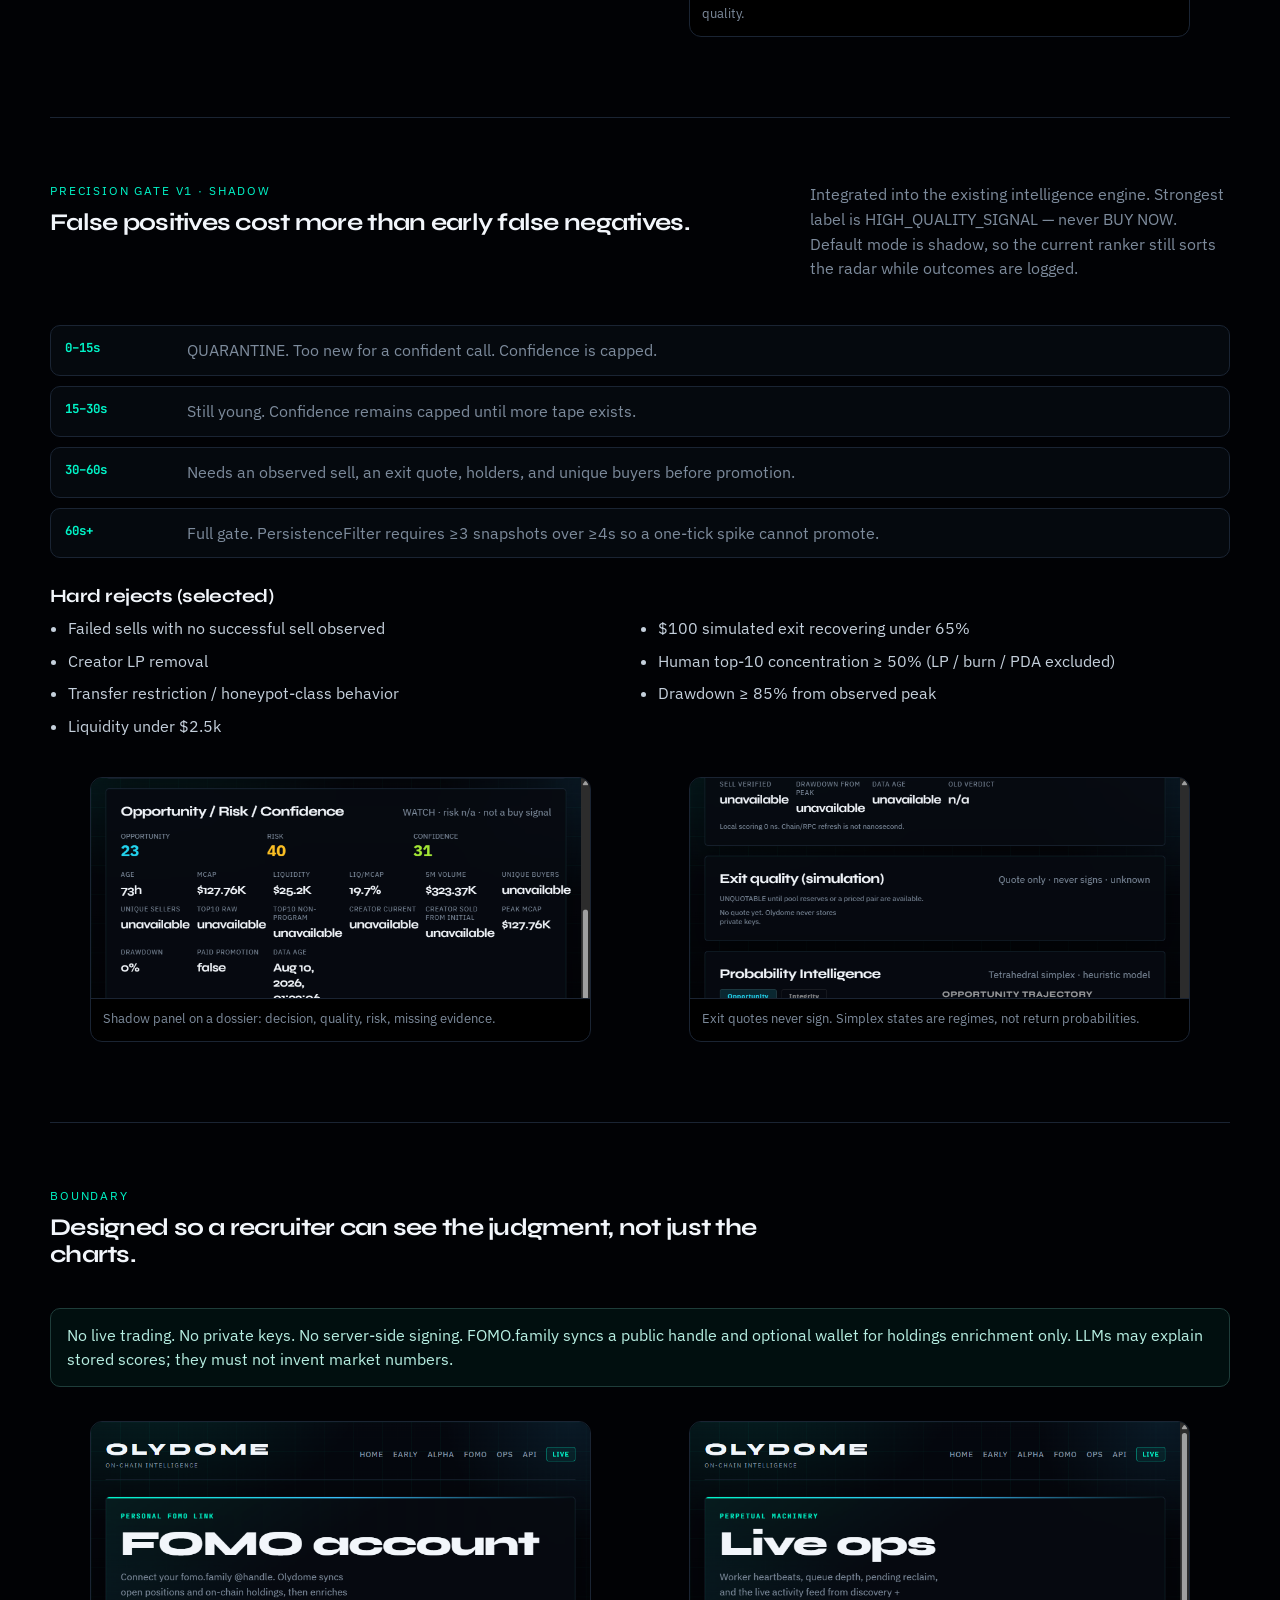
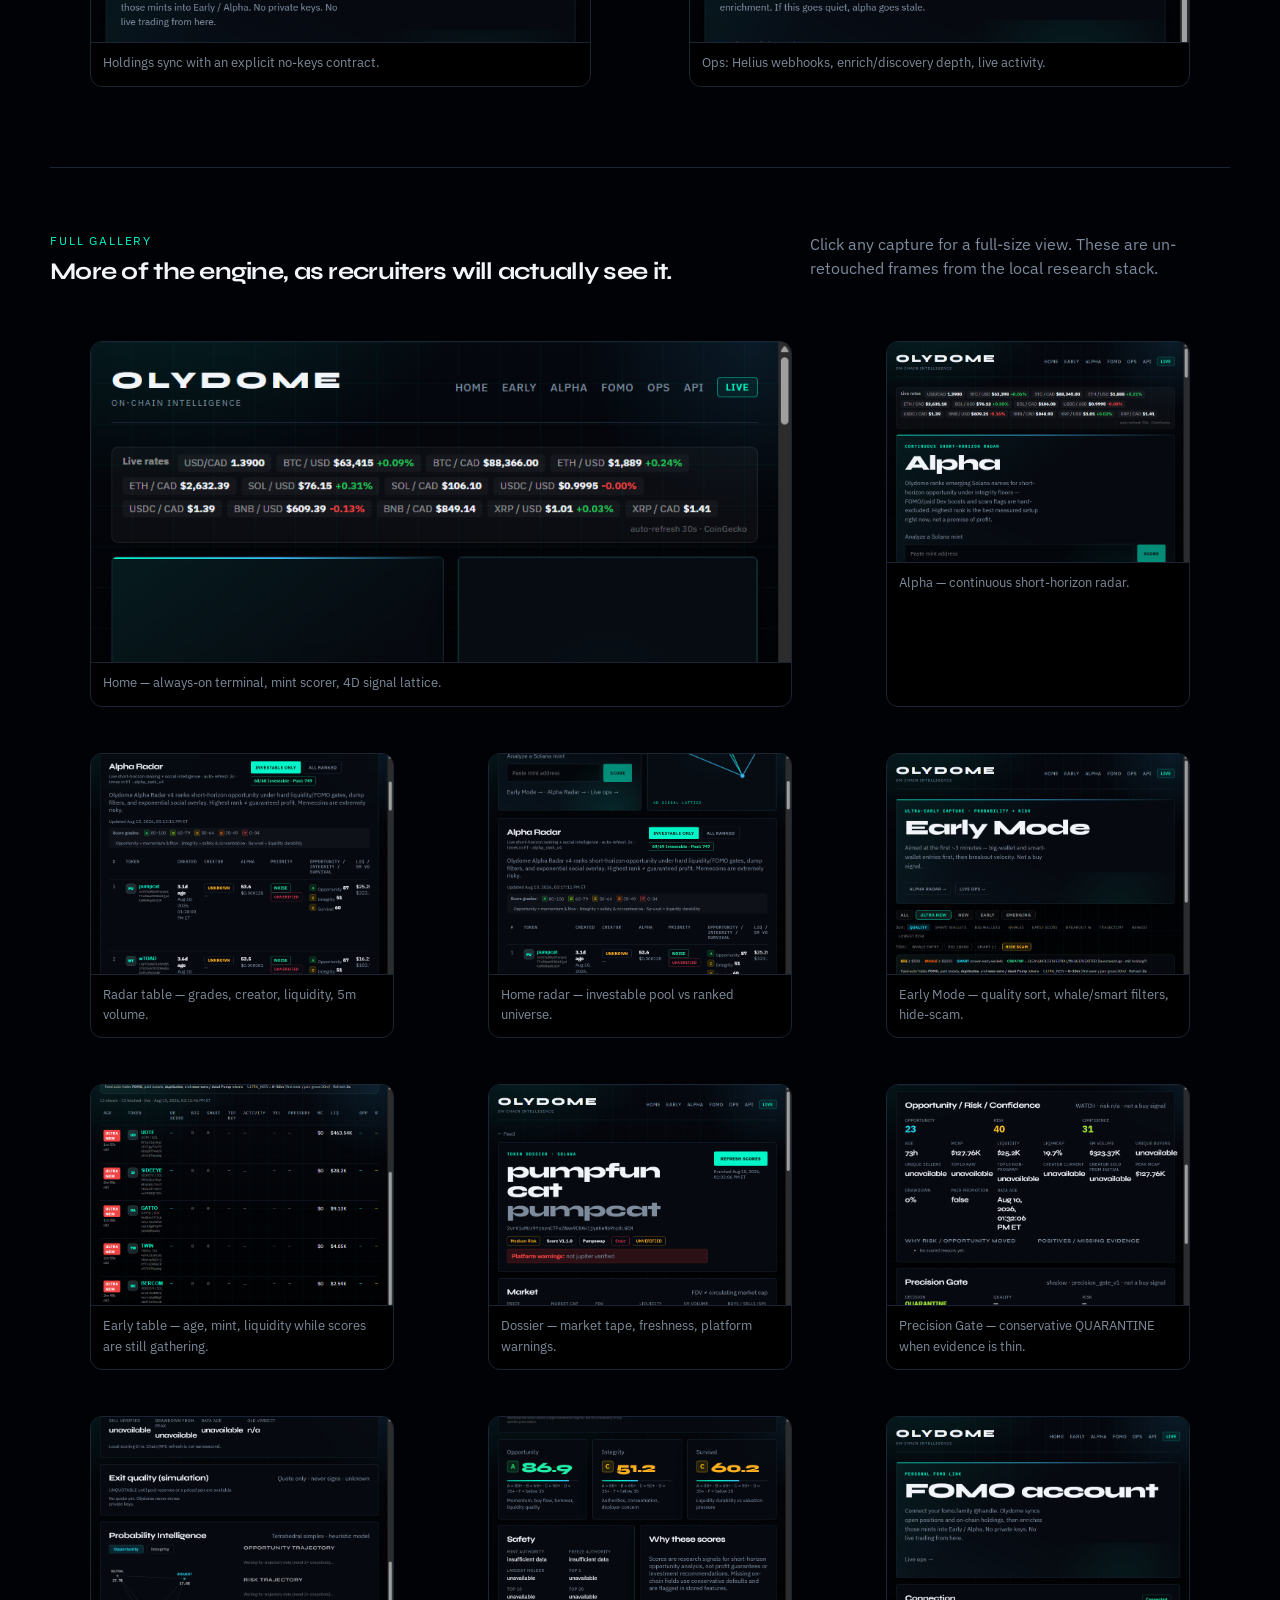
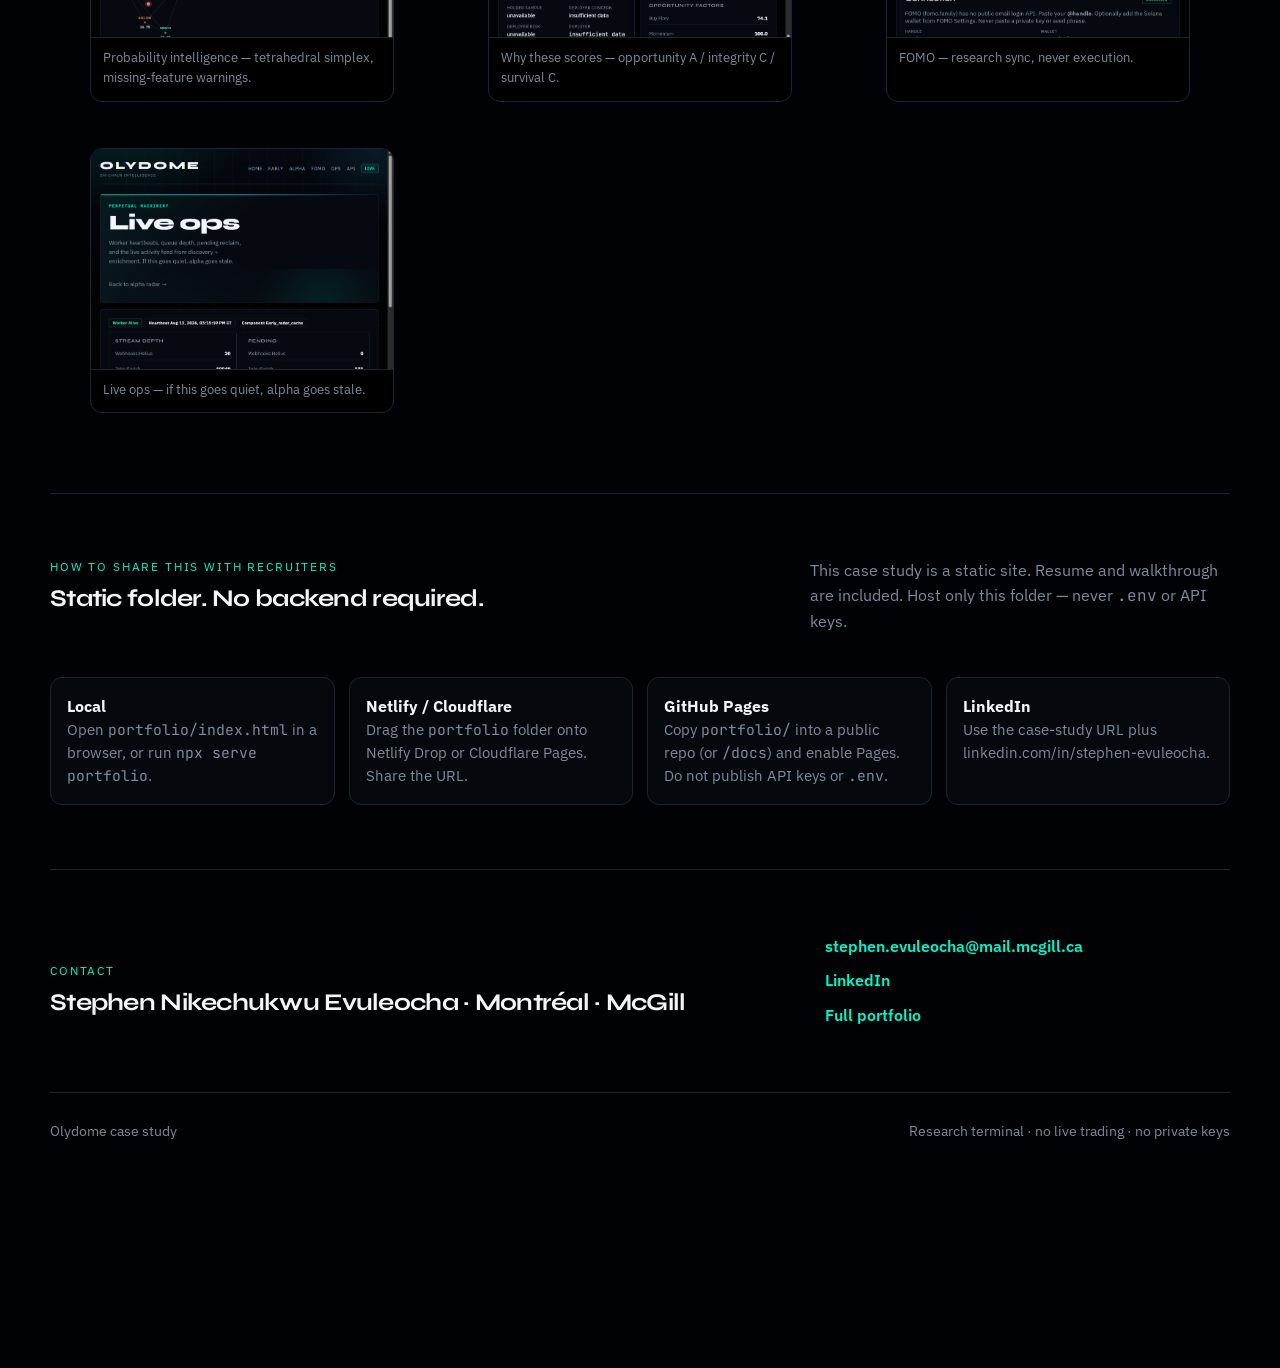
<file: olydome-demo.html>
<!doctype html>
<html lang="en">
<head>
  <meta charset="utf-8" />
  <meta http-equiv="refresh" content="0; url=olydome.html" />
  <link rel="canonical" href="olydome.html" />
  <title>Olydome demo</title>
</head>
<body>
  <p><a href="olydome.html">Open the Olydome case study</a></p>
</body>
</html>
</file>
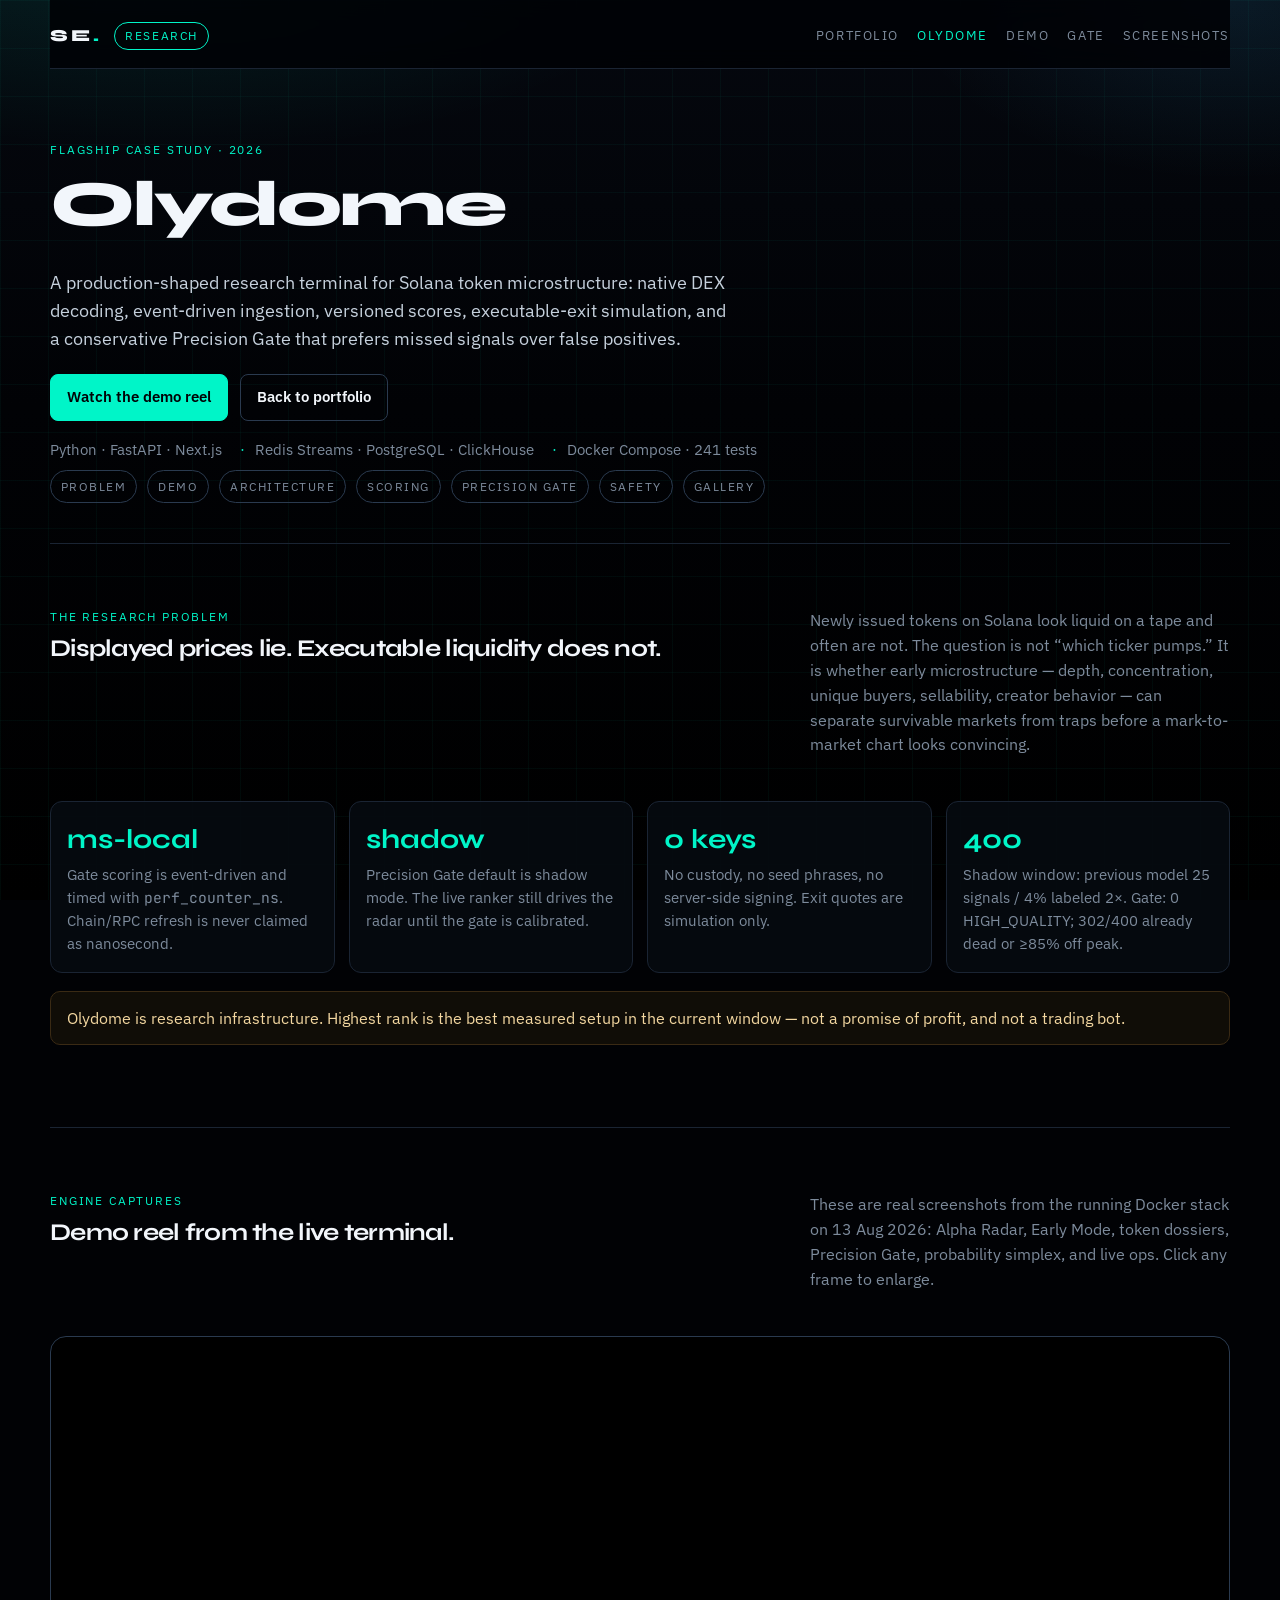
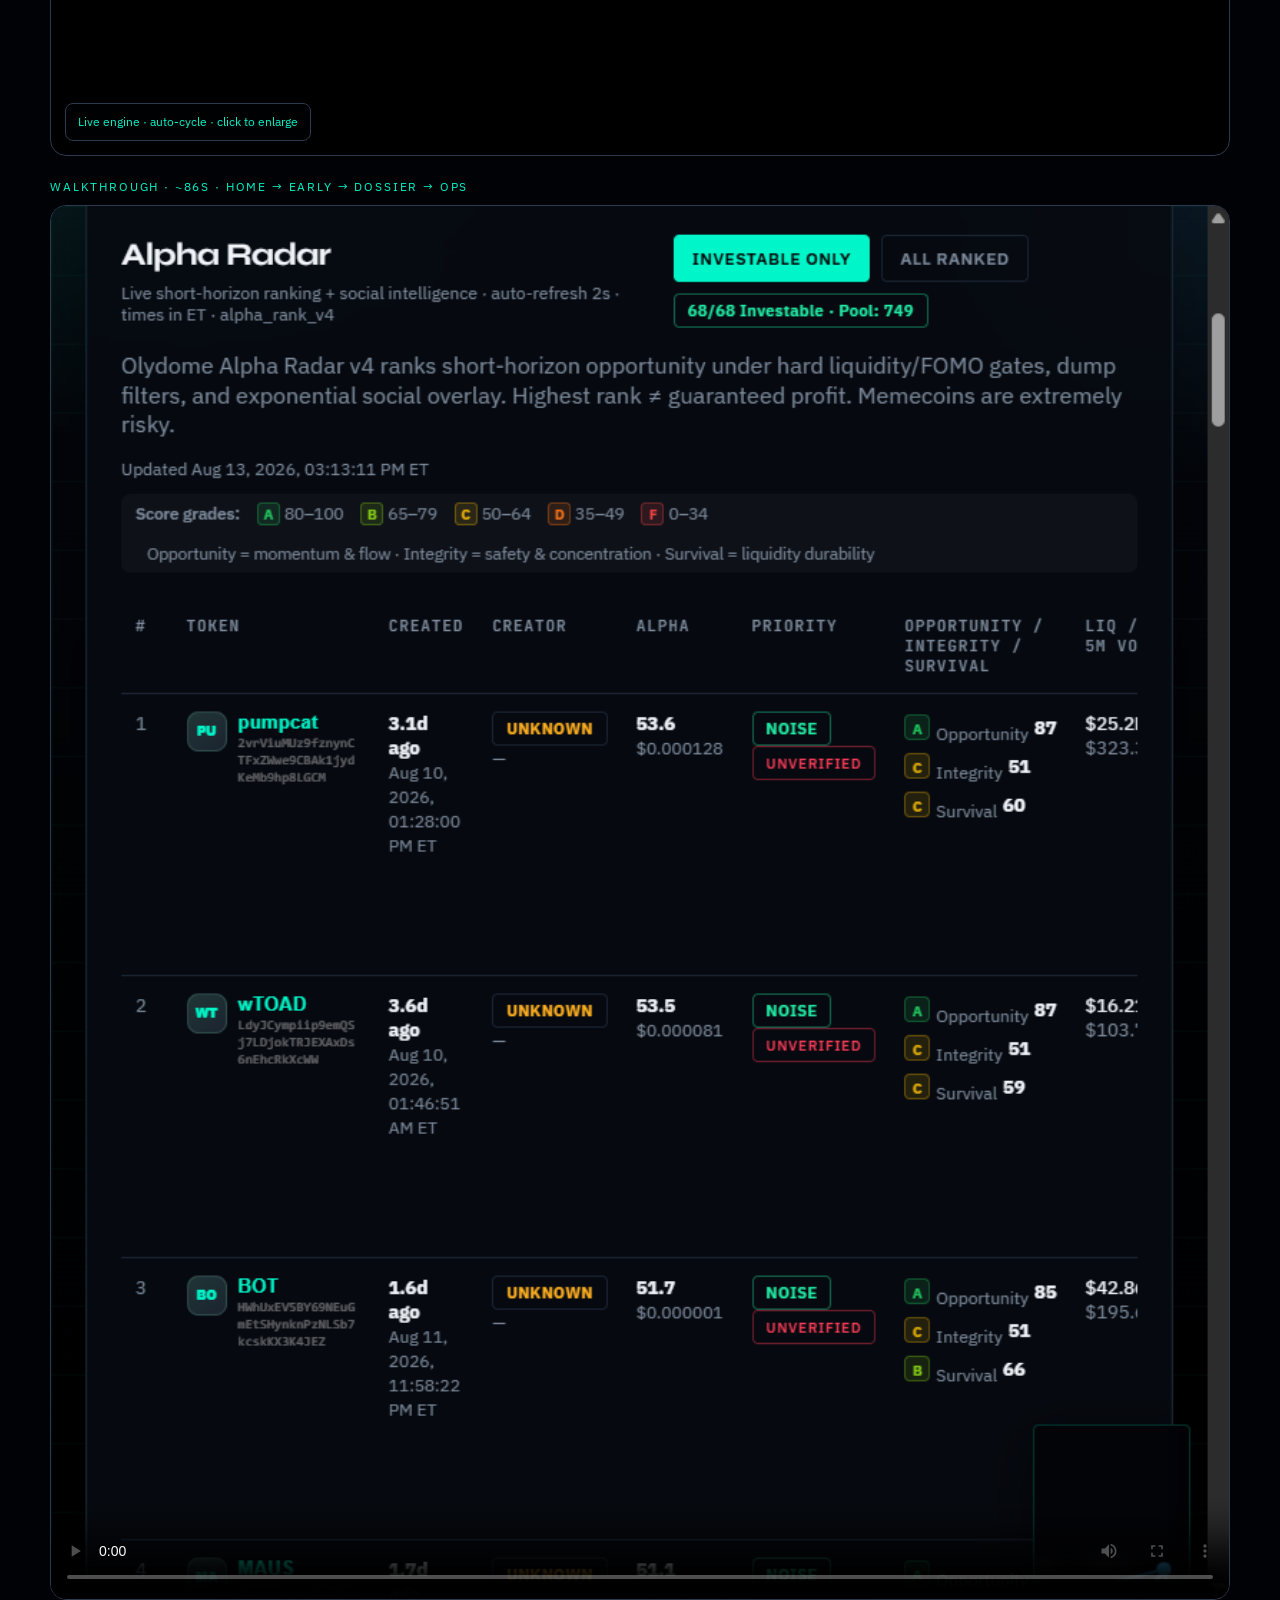
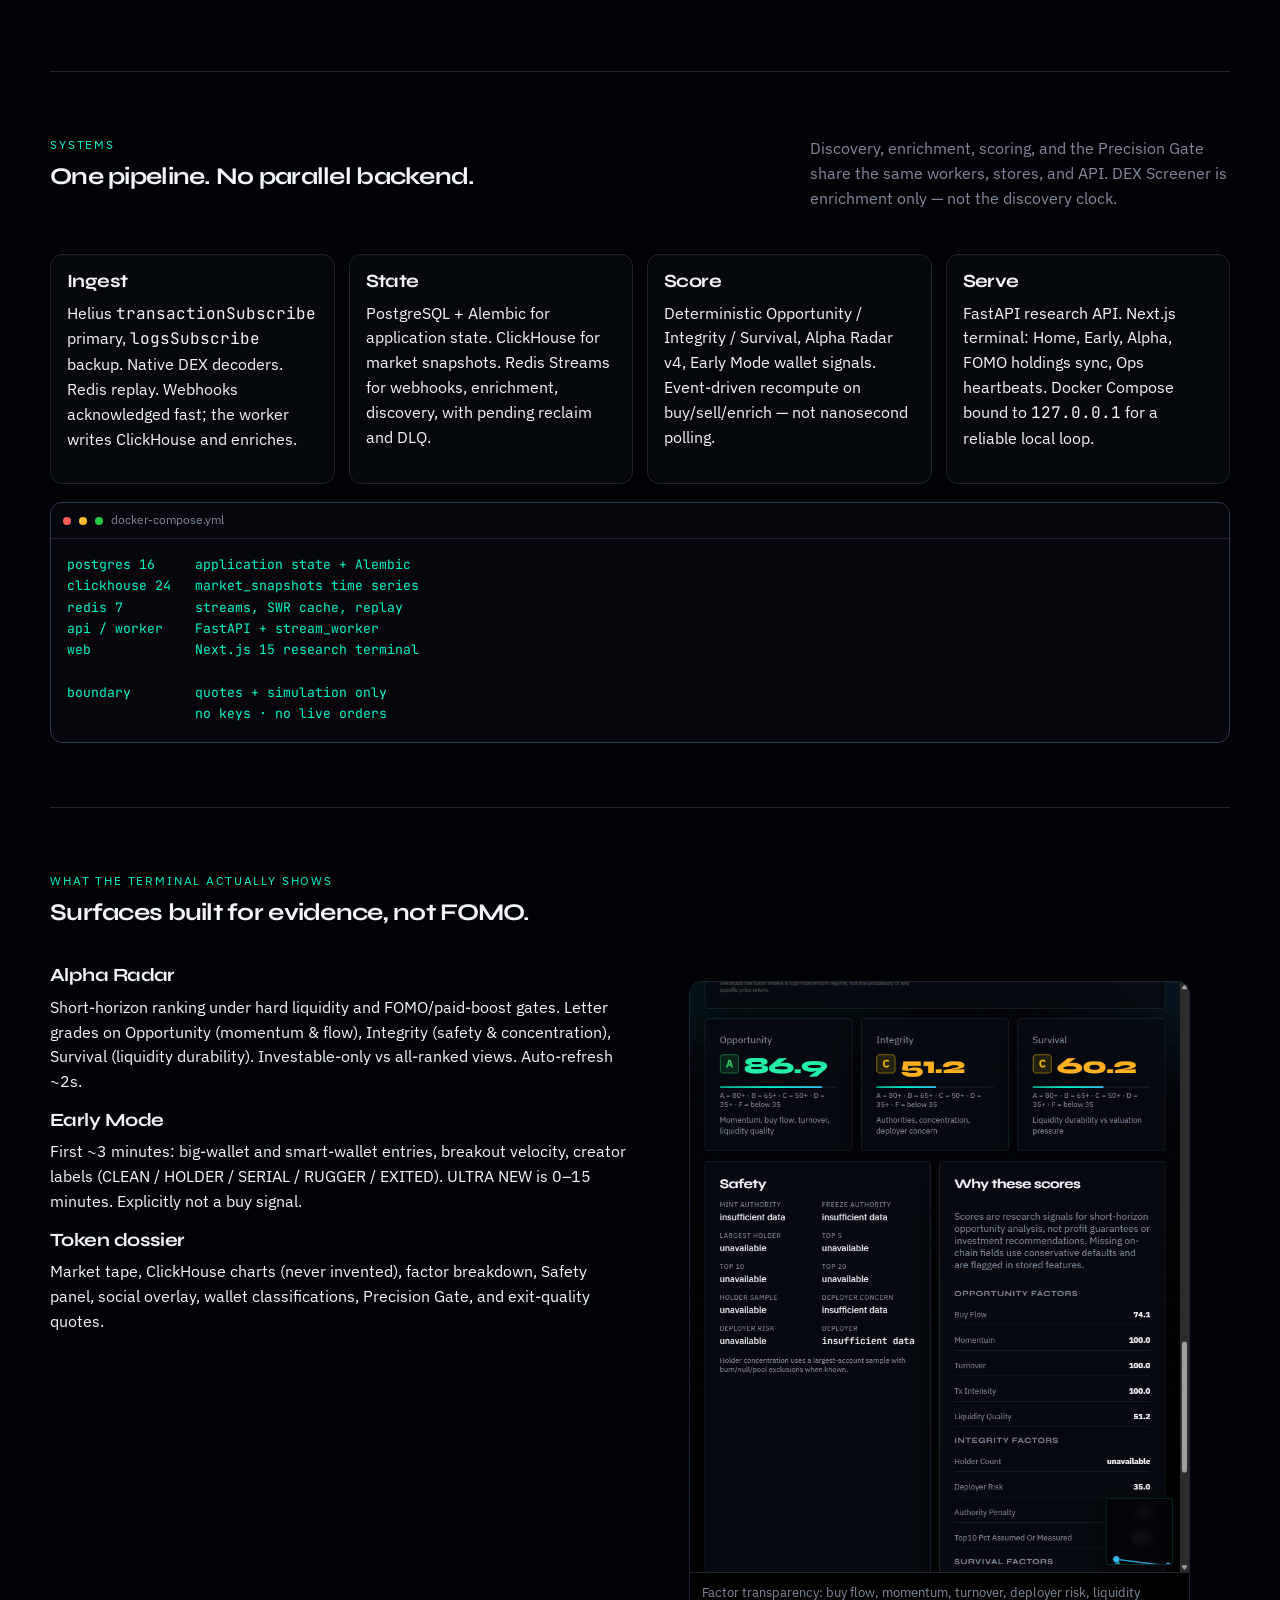
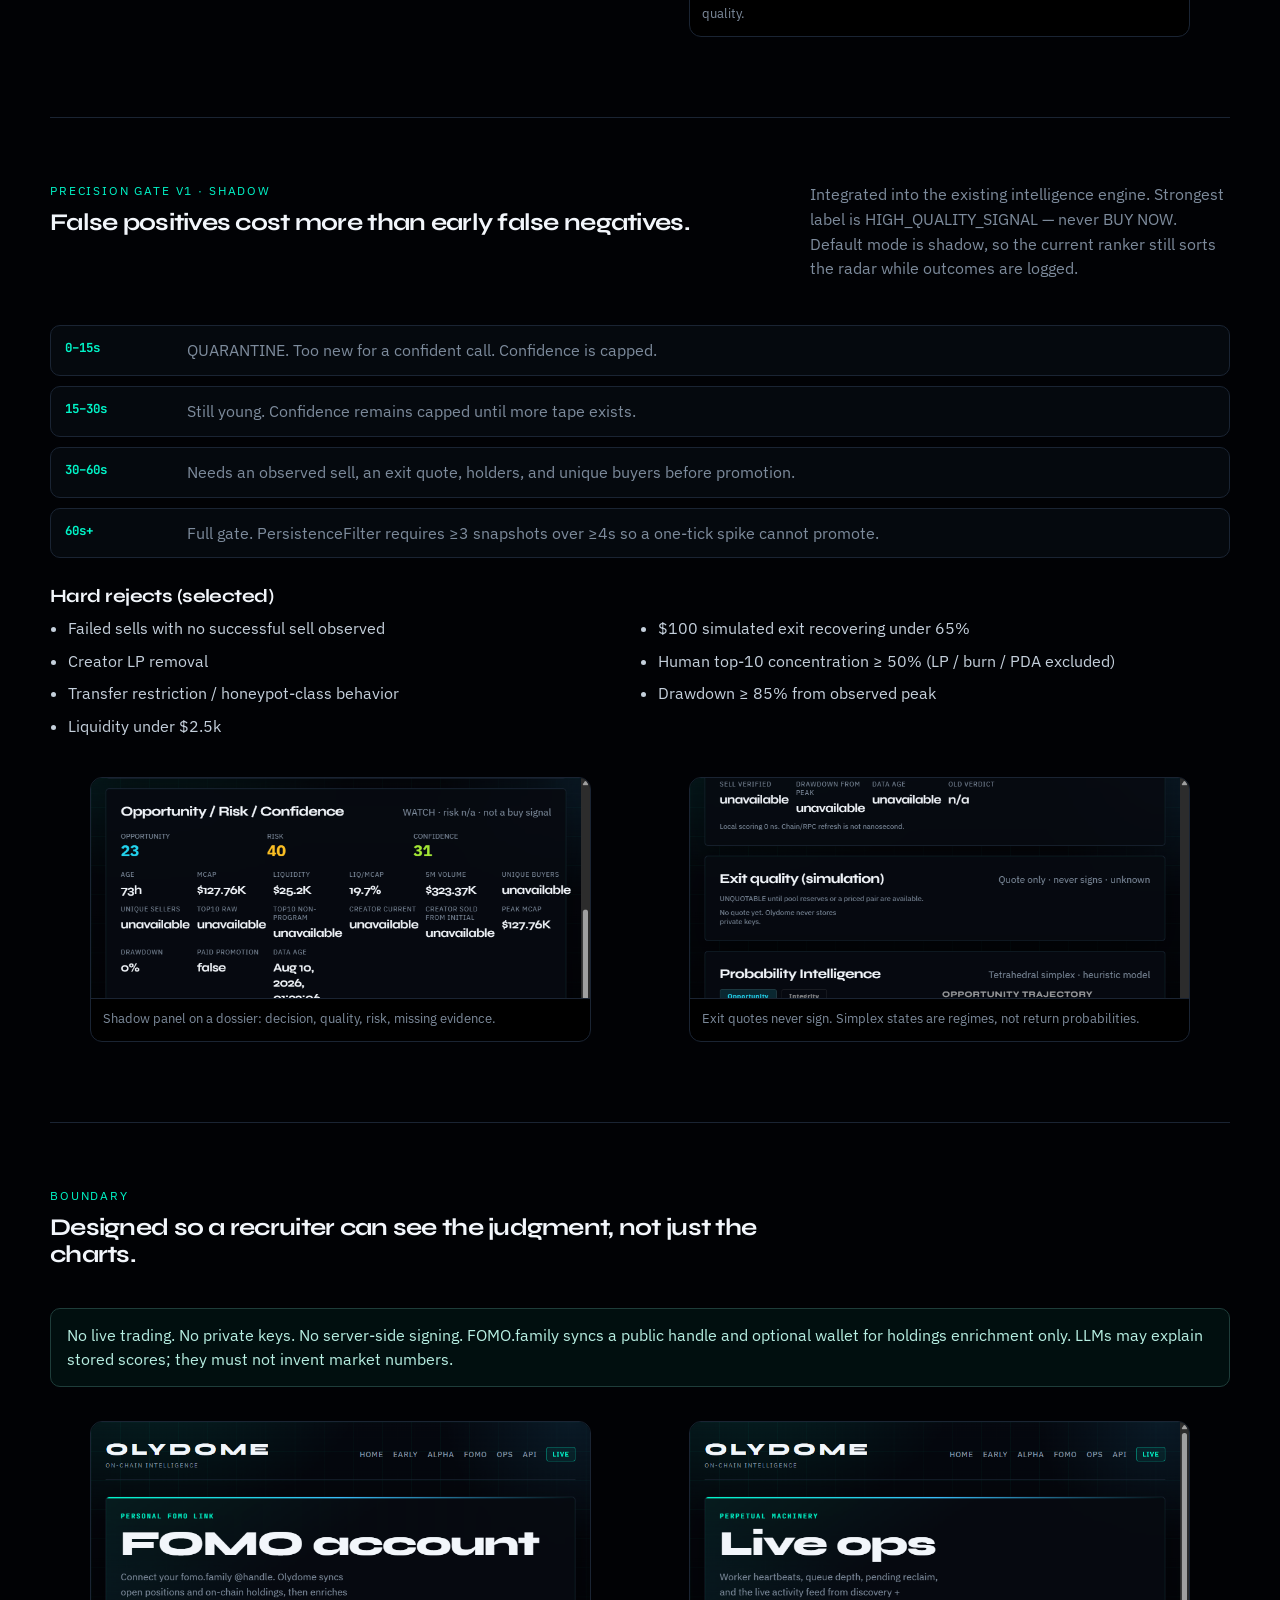
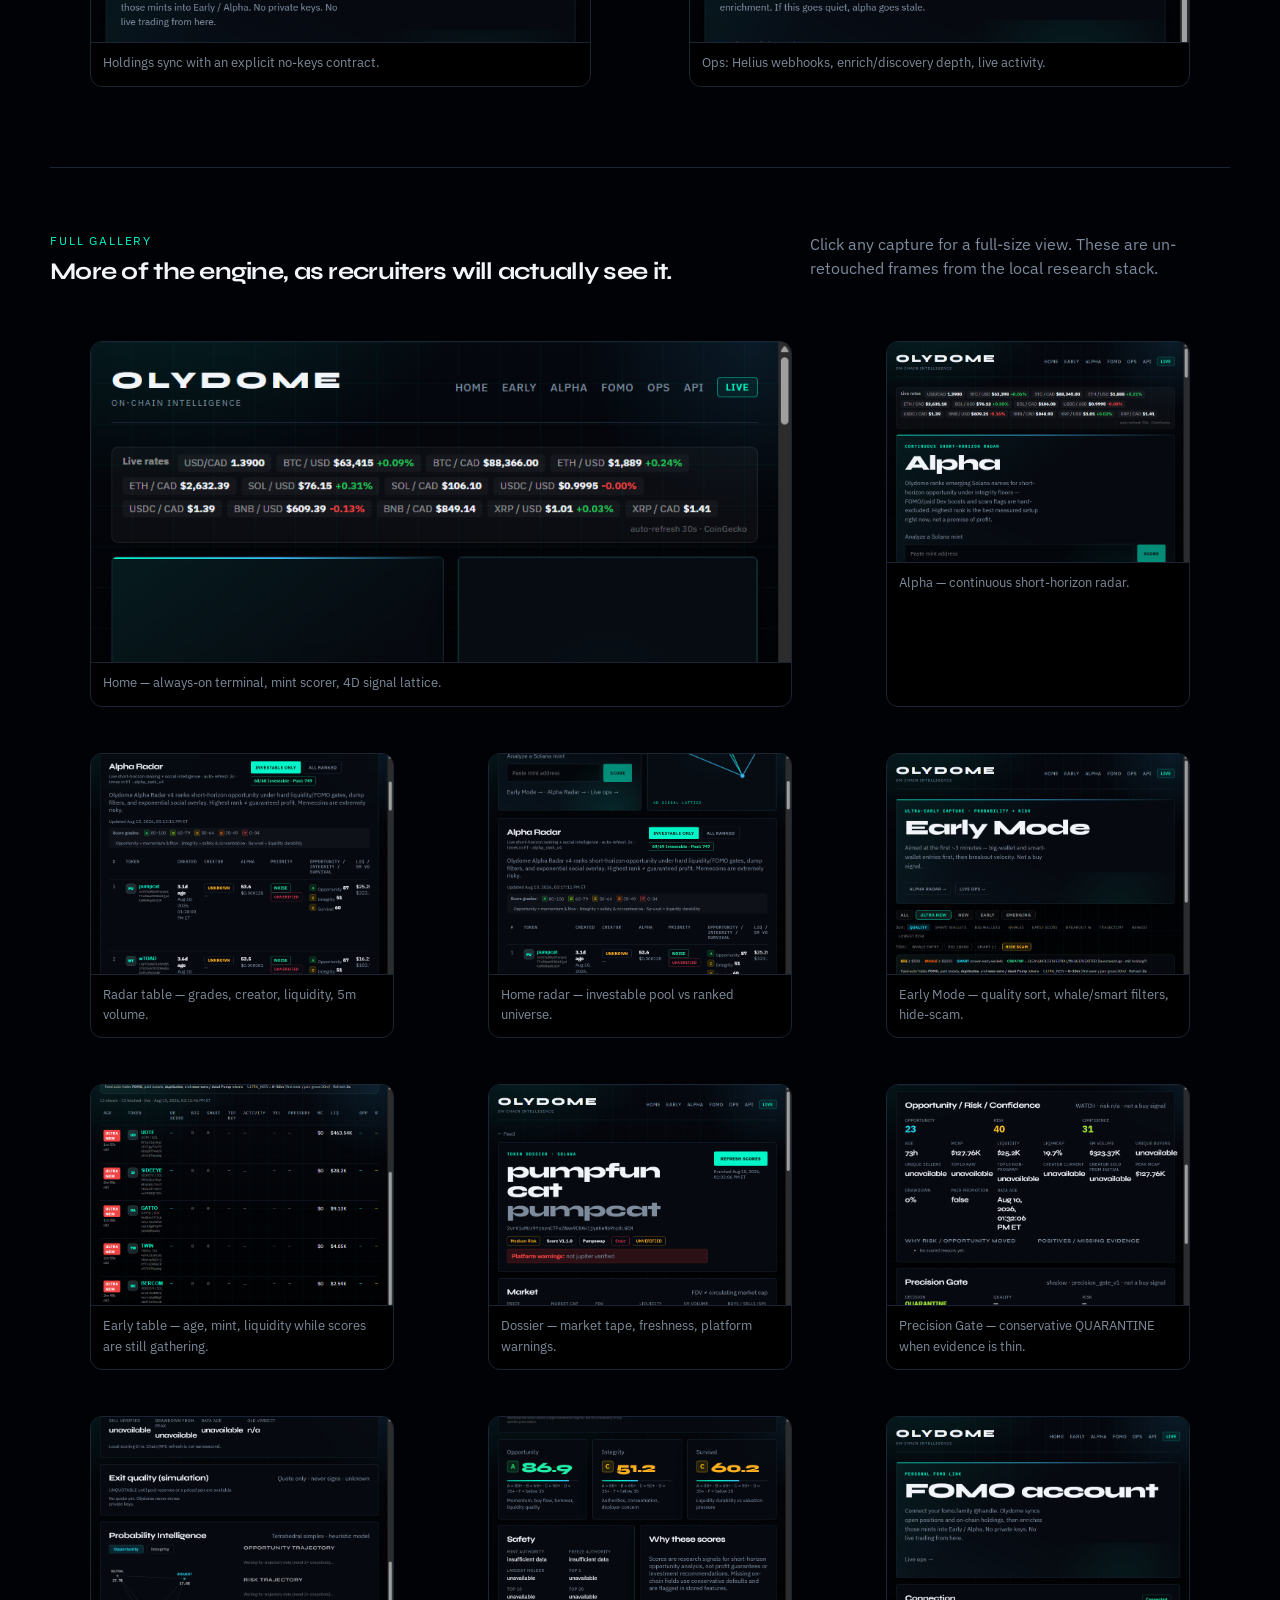
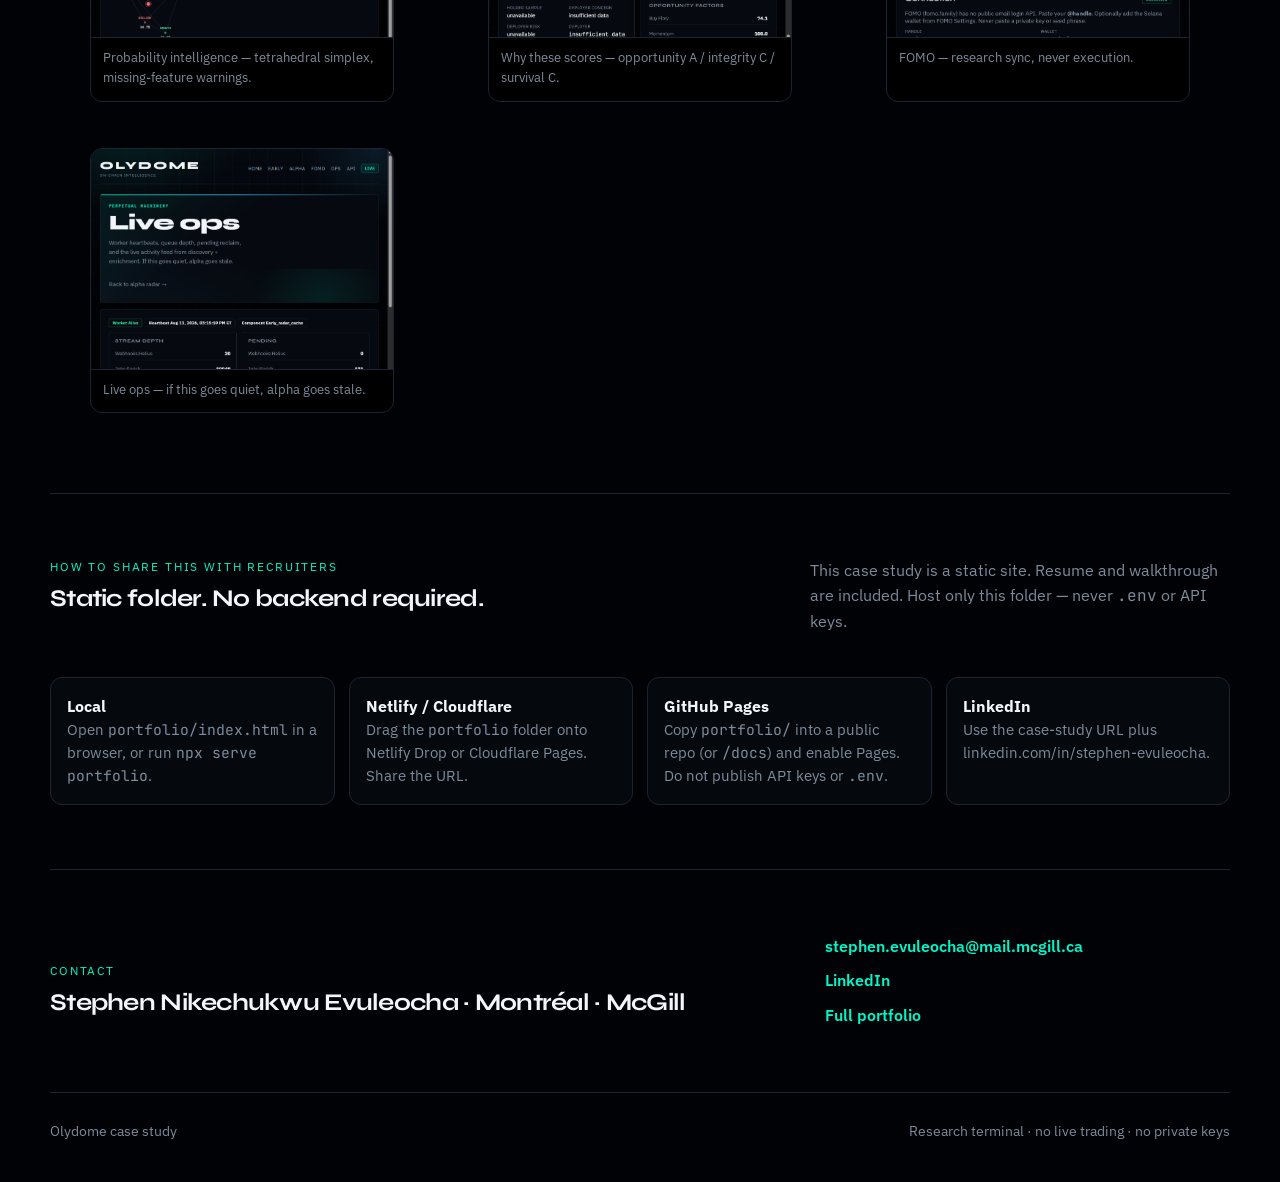
<file: olydome.html>
<!doctype html>
<html lang="en">
<head>
  <meta charset="utf-8" />
  <meta name="viewport" content="width=device-width, initial-scale=1" />
  <meta name="description" content="Olydome case study — event-driven Solana microstructure intelligence, Precision Gate, exit-quality simulation, and live engine screenshots." />
  <title>Olydome | Stephen Evuleocha</title>
  <link rel="preconnect" href="https://fonts.googleapis.com" />
  <link rel="preconnect" href="https://fonts.gstatic.com" crossorigin />
  <link href="https://fonts.googleapis.com/css2?family=IBM+Plex+Sans:wght@400;500;600;700&family=JetBrains+Mono:wght@400;600;700&family=Syne:wght@600;700;800&display=swap" rel="stylesheet" />
  <link rel="stylesheet" href="assets/styles.css" />
</head>
<body>
  <header class="site-header">
    <div class="brand-row">
      <a class="brand" href="index.html">SE<span>.</span></a>
      <span class="live-pill">RESEARCH</span>
    </div>
    <nav aria-label="Case study">
      <a href="index.html">Portfolio</a>
      <a class="active" href="olydome.html">Olydome</a>
      <a href="#demo">Demo</a>
      <a href="#gate">Gate</a>
      <a href="#gallery">Screenshots</a>
    </nav>
  </header>

  <main id="top">
    <section class="hero section-shell">
      <div class="eyebrow">Flagship case study · 2026</div>
      <h1>Olydome</h1>
      <p class="hero-copy">A production-shaped research terminal for Solana token microstructure: native DEX decoding, event-driven ingestion, versioned scores, executable-exit simulation, and a conservative Precision Gate that prefers missed signals over false positives.</p>
      <div class="hero-actions">
        <a class="button primary" href="#demo">Watch the demo reel</a>
        <a class="button secondary" href="index.html">Back to portfolio</a>
      </div>
      <div class="hero-meta">
        <span>Python · FastAPI · Next.js</span>
        <span>Redis Streams · PostgreSQL · ClickHouse</span>
        <span>Docker Compose · 241 tests</span>
      </div>
      <nav class="toc" aria-label="On this page">
        <a href="#problem">Problem</a>
        <a href="#demo">Demo</a>
        <a href="#architecture">Architecture</a>
        <a href="#scores">Scoring</a>
        <a href="#gate">Precision Gate</a>
        <a href="#safety">Safety</a>
        <a href="#gallery">Gallery</a>
      </nav>
    </section>

    <section class="section-shell section" id="problem">
      <div class="section-heading">
        <div>
          <div class="eyebrow">The research problem</div>
          <h2>Displayed prices lie. Executable liquidity does not.</h2>
        </div>
        <p>Newly issued tokens on Solana look liquid on a tape and often are not. The question is not “which ticker pumps.” It is whether early microstructure — depth, concentration, unique buyers, sellability, creator behavior — can separate survivable markets from traps before a mark-to-market chart looks convincing.</p>
      </div>
      <div class="stat-grid">
        <div class="stat-card"><strong>ms-local</strong><p>Gate scoring is event-driven and timed with <code>perf_counter_ns</code>. Chain/RPC refresh is never claimed as nanosecond.</p></div>
        <div class="stat-card"><strong>shadow</strong><p>Precision Gate default is shadow mode. The live ranker still drives the radar until the gate is calibrated.</p></div>
        <div class="stat-card"><strong>0 keys</strong><p>No custody, no seed phrases, no server-side signing. Exit quotes are simulation only.</p></div>
        <div class="stat-card"><strong>400</strong><p>Shadow window: previous model 25 signals / 4% labeled 2×. Gate: 0 HIGH_QUALITY; 302/400 already dead or ≥85% off peak.</p></div>
      </div>
      <div class="notice">
        Olydome is research infrastructure. Highest rank is the best measured setup in the current window — not a promise of profit, and not a trading bot.
      </div>
    </section>

    <section class="section-shell section" id="demo">
      <div class="section-heading">
        <div>
          <div class="eyebrow">Engine captures</div>
          <h2>Demo reel from the live terminal.</h2>
        </div>
        <p>These are real screenshots from the running Docker stack on 13 Aug 2026: Alpha Radar, Early Mode, token dossiers, Precision Gate, probability simplex, and live ops. Click any frame to enlarge.</p>
      </div>

      <div class="reel" aria-label="Auto-playing screenshot demo of Olydome">
        <img src="assets/screenshots/olydome-home.png" alt="Home terminal and 4D signal lattice" />
        <img src="assets/screenshots/olydome-home-radar.png" alt="Home Alpha Radar ranked feed" />
        <img src="assets/screenshots/olydome-radar-table.png" alt="Alpha Radar Opportunity Integrity Survival table" />
        <img src="assets/screenshots/olydome-early.png" alt="Early Mode ultra-new capture" />
        <img src="assets/screenshots/olydome-dossier.png" alt="Token dossier for pumpcat" />
        <img src="assets/screenshots/olydome-dossier-scores.png" alt="Opportunity risk confidence and Precision Gate" />
        <img src="assets/screenshots/olydome-dossier-exit.png" alt="Exit quality simulation and probability simplex" />
        <img src="assets/screenshots/olydome-ops.png" alt="Live ops heartbeats and Redis queues" />
        <div class="reel-label">Live engine · auto-cycle · click to enlarge</div>
      </div>

      <div class="video-wrap" style="margin-top:22px">
        <div class="eyebrow">Walkthrough · ~86s · Home → Early → dossier → Ops</div>
        <video id="walkthrough" controls playsinline poster="assets/screenshots/olydome-radar-table.png">
          <source src="assets/videos/olydome-walkthrough.mp4" type="video/mp4" />
        </video>
      </div>
    </section>

    <section class="section-shell section" id="architecture">
      <div class="section-heading">
        <div>
          <div class="eyebrow">Systems</div>
          <h2>One pipeline. No parallel backend.</h2>
        </div>
        <p>Discovery, enrichment, scoring, and the Precision Gate share the same workers, stores, and API. DEX Screener is enrichment only — not the discovery clock.</p>
      </div>
      <div class="arch-grid">
        <div>
          <h3>Ingest</h3>
          <p>Helius <code>transactionSubscribe</code> primary, <code>logsSubscribe</code> backup. Native DEX decoders. Redis replay. Webhooks acknowledged fast; the worker writes ClickHouse and enriches.</p>
        </div>
        <div>
          <h3>State</h3>
          <p>PostgreSQL + Alembic for application state. ClickHouse for market snapshots. Redis Streams for webhooks, enrichment, discovery, with pending reclaim and DLQ.</p>
        </div>
        <div>
          <h3>Score</h3>
          <p>Deterministic Opportunity / Integrity / Survival, Alpha Radar v4, Early Mode wallet signals. Event-driven recompute on buy/sell/enrich — not nanosecond polling.</p>
        </div>
        <div>
          <h3>Serve</h3>
          <p>FastAPI research API. Next.js terminal: Home, Early, Alpha, FOMO holdings sync, Ops heartbeats. Docker Compose bound to <code>127.0.0.1</code> for a reliable local loop.</p>
        </div>
      </div>
      <div class="mini-terminal" style="margin-top:18px">
        <div class="terminal-bar"><i></i><i></i><i></i><span>docker-compose.yml</span></div>
        <pre><code>postgres 16     application state + Alembic
clickhouse 24   market_snapshots time series
redis 7         streams, SWR cache, replay
api / worker    FastAPI + stream_worker
web             Next.js 15 research terminal

boundary        quotes + simulation only
                no keys · no live orders</code></pre>
      </div>
    </section>

    <section class="section-shell section" id="scores">
      <div class="section-heading">
        <div>
          <div class="eyebrow">What the terminal actually shows</div>
          <h2>Surfaces built for evidence, not FOMO.</h2>
        </div>
      </div>
      <div class="two-col">
        <div>
          <h3>Alpha Radar</h3>
          <p>Short-horizon ranking under hard liquidity and FOMO/paid-boost gates. Letter grades on Opportunity (momentum &amp; flow), Integrity (safety &amp; concentration), Survival (liquidity durability). Investable-only vs all-ranked views. Auto-refresh ~2s.</p>
          <h3>Early Mode</h3>
          <p>First ~3 minutes: big-wallet and smart-wallet entries, breakout velocity, creator labels (CLEAN / HOLDER / SERIAL / RUGGER / EXITED). ULTRA NEW is 0–15 minutes. Explicitly not a buy signal.</p>
          <h3>Token dossier</h3>
          <p>Market tape, ClickHouse charts (never invented), factor breakdown, Safety panel, social overlay, wallet classifications, Precision Gate, and exit-quality quotes.</p>
        </div>
        <figure class="shot">
          <img src="assets/screenshots/olydome-dossier-factors.png" alt="Opportunity Integrity Survival factor breakdown on a token dossier" style="height:auto;max-height:none" />
          <figcaption>Factor transparency: buy flow, momentum, turnover, deployer risk, liquidity quality.</figcaption>
        </figure>
      </div>
    </section>

    <section class="section-shell section" id="gate">
      <div class="section-heading">
        <div>
          <div class="eyebrow">Precision Gate v1 · shadow</div>
          <h2>False positives cost more than early false negatives.</h2>
        </div>
        <p>Integrated into the existing intelligence engine. Strongest label is HIGH_QUALITY_SIGNAL — never BUY NOW. Default mode is shadow, so the current ranker still sorts the radar while outcomes are logged.</p>
      </div>
      <div class="ladder">
        <div><b>0–15s</b><p>QUARANTINE. Too new for a confident call. Confidence is capped.</p></div>
        <div><b>15–30s</b><p>Still young. Confidence remains capped until more tape exists.</p></div>
        <div><b>30–60s</b><p>Needs an observed sell, an exit quote, holders, and unique buyers before promotion.</p></div>
        <div><b>60s+</b><p>Full gate. PersistenceFilter requires ≥3 snapshots over ≥4s so a one-tick spike cannot promote.</p></div>
      </div>
      <h3 style="margin-top:28px">Hard rejects (selected)</h3>
      <ul class="reject-list">
        <li>Failed sells with no successful sell observed</li>
        <li>Creator LP removal</li>
        <li>Transfer restriction / honeypot-class behavior</li>
        <li>Liquidity under $2.5k</li>
        <li>$100 simulated exit recovering under 65%</li>
        <li>Human top-10 concentration ≥ 50% (LP / burn / PDA excluded)</li>
        <li>Drawdown ≥ 85% from observed peak</li>
      </ul>
      <div class="two-col" style="margin-top:22px">
        <figure class="shot">
          <img src="assets/screenshots/olydome-dossier-scores.png" alt="Precision Gate panel in shadow mode showing QUARANTINE" />
          <figcaption>Shadow panel on a dossier: decision, quality, risk, missing evidence.</figcaption>
        </figure>
        <figure class="shot">
          <img src="assets/screenshots/olydome-dossier-exit.png" alt="Exit quality simulation and tetrahedral probability simplex" />
          <figcaption>Exit quotes never sign. Simplex states are regimes, not return probabilities.</figcaption>
        </figure>
      </div>
    </section>

    <section class="section-shell section" id="safety">
      <div class="section-heading">
        <div>
          <div class="eyebrow">Boundary</div>
          <h2>Designed so a recruiter can see the judgment, not just the charts.</h2>
        </div>
      </div>
      <div class="notice safe">
        No live trading. No private keys. No server-side signing. FOMO.family syncs a public handle and optional wallet for holdings enrichment only. LLMs may explain stored scores; they must not invent market numbers.
      </div>
      <div class="two-col">
        <figure class="shot">
          <img src="assets/screenshots/olydome-fomo.png" alt="FOMO account sync page stating no private keys and no live trading" />
          <figcaption>Holdings sync with an explicit no-keys contract.</figcaption>
        </figure>
        <figure class="shot">
          <img src="assets/screenshots/olydome-ops.png" alt="Ops page showing Helius webhooks, enrich jobs, discovery queue" />
          <figcaption>Ops: Helius webhooks, enrich/discovery depth, live activity.</figcaption>
        </figure>
      </div>
    </section>

    <section class="section-shell section" id="gallery">
      <div class="section-heading">
        <div>
          <div class="eyebrow">Full gallery</div>
          <h2>More of the engine, as recruiters will actually see it.</h2>
        </div>
        <p>Click any capture for a full-size view. These are un-retouched frames from the local research stack.</p>
      </div>
      <div class="gallery wide">
        <figure class="shot">
          <img src="assets/screenshots/olydome-home.png" alt="Olydome home with live FX/crypto rates and hypercube visualization" />
          <figcaption>Home — always-on terminal, mint scorer, 4D signal lattice.</figcaption>
        </figure>
        <figure class="shot">
          <img src="assets/screenshots/olydome-radar.png" alt="Alpha page hero with SCORE control" />
          <figcaption>Alpha — continuous short-horizon radar.</figcaption>
        </figure>
        <figure class="shot">
          <img src="assets/screenshots/olydome-radar-table.png" alt="Ranked Alpha Radar table" />
          <figcaption>Radar table — grades, creator, liquidity, 5m volume.</figcaption>
        </figure>
        <figure class="shot">
          <img src="assets/screenshots/olydome-home-radar.png" alt="Home page radar section with ranked tokens" />
          <figcaption>Home radar — investable pool vs ranked universe.</figcaption>
        </figure>
        <figure class="shot">
          <img src="assets/screenshots/olydome-early.png" alt="Early Mode filters and ultra-new tokens" />
          <figcaption>Early Mode — quality sort, whale/smart filters, hide-scam.</figcaption>
        </figure>
        <figure class="shot">
          <img src="assets/screenshots/olydome-early-table.png" alt="Early radar table of ultra-new Solana tokens" />
          <figcaption>Early table — age, mint, liquidity while scores are still gathering.</figcaption>
        </figure>
        <figure class="shot">
          <img src="assets/screenshots/olydome-dossier.png" alt="Token dossier header with market metrics" />
          <figcaption>Dossier — market tape, freshness, platform warnings.</figcaption>
        </figure>
        <figure class="shot">
          <img src="assets/screenshots/olydome-dossier-scores.png" alt="Precision Gate QUARANTINE on token dossier" />
          <figcaption>Precision Gate — conservative QUARANTINE when evidence is thin.</figcaption>
        </figure>
        <figure class="shot">
          <img src="assets/screenshots/olydome-dossier-exit.png" alt="Probability simplex and unquotable exit until reserves exist" />
          <figcaption>Probability intelligence — tetrahedral simplex, missing-feature warnings.</figcaption>
        </figure>
        <figure class="shot">
          <img src="assets/screenshots/olydome-dossier-factors.png" alt="Score cards and safety panel" />
          <figcaption>Why these scores — opportunity A / integrity C / survival C.</figcaption>
        </figure>
        <figure class="shot">
          <img src="assets/screenshots/olydome-fomo.png" alt="FOMO connection without private keys" />
          <figcaption>FOMO — research sync, never execution.</figcaption>
        </figure>
        <figure class="shot">
          <img src="assets/screenshots/olydome-ops.png" alt="Live ops machinery" />
          <figcaption>Live ops — if this goes quiet, alpha goes stale.</figcaption>
        </figure>
      </div>
    </section>

    <section class="section-shell section" id="share">
      <div class="section-heading">
        <div>
          <div class="eyebrow">How to share this with recruiters</div>
          <h2>Static folder. No backend required.</h2>
        </div>
        <p>This case study is a static site. Resume and walkthrough are included. Host only this folder — never <code>.env</code> or API keys.</p>
      </div>
      <div class="method-grid">
        <div><strong>Local</strong><p>Open <code>portfolio/index.html</code> in a browser, or run <code>npx serve portfolio</code>.</p></div>
        <div><strong>Netlify / Cloudflare</strong><p>Drag the <code>portfolio</code> folder onto Netlify Drop or Cloudflare Pages. Share the URL.</p></div>
        <div><strong>GitHub Pages</strong><p>Copy <code>portfolio/</code> into a public repo (or <code>/docs</code>) and enable Pages. Do not publish API keys or <code>.env</code>.</p></div>
        <div><strong>LinkedIn</strong><p>Use the case-study URL plus <a href="https://www.linkedin.com/in/stephen-evuleocha/">linkedin.com/in/stephen-evuleocha</a>.</p></div>
      </div>
    </section>

    <section class="section-shell section contact">
      <div>
        <div class="eyebrow">Contact</div>
        <h2>Stephen Nikechukwu Evuleocha · Montréal · McGill</h2>
      </div>
      <div class="contact-links">
        <a href="mailto:stephen.evuleocha@mail.mcgill.ca">stephen.evuleocha@mail.mcgill.ca</a>
        <a href="https://www.linkedin.com/in/stephen-evuleocha/" target="_blank" rel="noopener">LinkedIn</a>
        <a href="index.html">Full portfolio</a>
      </div>
    </section>
  </main>

  <footer>
    <span>Olydome case study</span>
    <span>Research terminal · no live trading · no private keys</span>
  </footer>

  <div class="lightbox" id="lightbox" role="dialog" aria-modal="true">
    <button type="button">Close</button>
    <img id="lightbox-img" alt="" />
  </div>
  <script src="assets/site.js"></script>
</body>
</html>
</file>
<file: assets/styles.css>
:root {
  color-scheme: dark;
  --bg: #010205;
  --bg-elev: #070b12;
  --panel: rgba(6, 10, 16, 0.92);
  --line: #1a2433;
  --line-sharp: #2a3a4f;
  --text: #f2f6fb;
  --muted: #7d8b9c;
  --accent: #00f5c8;
  --accent-hot: #38bdf8;
  --accent-deep: #00a88a;
  --good: #22f0a8;
  --warn: #ffb020;
  --bad: #ff3d5a;
  --ink: #010205;
  --glow: rgba(0, 245, 200, 0.12);
  --glow-hot: rgba(56, 189, 248, 0.1);
  --grid: rgba(0, 245, 200, 0.04);
  --max: 1180px;
}

* { box-sizing: border-box; }

html { scroll-behavior: smooth; }

body {
  margin: 0;
  min-height: 100vh;
  color: var(--text);
  font-family: "IBM Plex Sans", ui-sans-serif, system-ui, sans-serif;
  background-color: var(--bg);
  background-image:
    linear-gradient(var(--grid) 1px, transparent 1px),
    linear-gradient(90deg, var(--grid) 1px, transparent 1px),
    radial-gradient(ellipse 80% 50% at 12% -10%, var(--glow), transparent 55%),
    radial-gradient(ellipse 50% 40% at 96% 0%, var(--glow-hot), transparent 50%),
    linear-gradient(180deg, #05080f 0%, var(--bg) 45%, #000 100%);
  background-size: 48px 48px, 48px 48px, auto, auto, auto;
  background-attachment: fixed;
  line-height: 1.55;
}

a { color: inherit; text-decoration: none; }
img { max-width: 100%; display: block; }
h1, h2, h3 { font-family: "Syne", "Space Grotesk", sans-serif; letter-spacing: -0.03em; margin: 0 0 0.45em; line-height: 1.12; }
p { margin: 0 0 1em; }
code, .mono { font-family: "JetBrains Mono", ui-monospace, monospace; }

.site-header, footer, .section-shell { width: min(var(--max), calc(100% - 40px)); margin-inline: auto; }

.site-header {
  display: flex;
  justify-content: space-between;
  align-items: center;
  gap: 16px;
  padding: 22px 0 18px;
  border-bottom: 1px solid var(--line);
  position: sticky;
  top: 0;
  z-index: 20;
  background: color-mix(in srgb, var(--bg) 86%, transparent);
  backdrop-filter: blur(12px);
}
.brand-row { display: flex; align-items: center; gap: 12px; flex-shrink: 0; }

.brand {
  font-family: "Syne", sans-serif;
  font-weight: 800;
  letter-spacing: 0.18em;
  font-size: 1.05rem;
}
.brand span { color: var(--accent); }

nav { display: flex; gap: 18px; flex-wrap: wrap; align-items: center; }
nav a { color: var(--muted); font-size: 0.82rem; letter-spacing: 0.12em; text-transform: uppercase; }
nav a:hover, nav a.active { color: var(--accent); }

.live-pill {
  border: 1px solid var(--accent);
  color: var(--accent);
  padding: 4px 10px;
  border-radius: 999px;
  font-size: 0.72rem;
  letter-spacing: 0.14em;
}

.eyebrow {
  color: var(--accent);
  font-size: 0.72rem;
  letter-spacing: 0.16em;
  text-transform: uppercase;
  margin-bottom: 10px;
}

.hero { padding: 72px 0 40px; }
.hero h1 { font-size: clamp(2.2rem, 5vw, 4.1rem); font-weight: 800; }
.hero-copy { max-width: 62ch; color: #c5d0dc; font-size: 1.12rem; }
.hero-actions { display: flex; gap: 12px; flex-wrap: wrap; margin: 22px 0 18px; }
.hero-meta { display: flex; gap: 18px; flex-wrap: wrap; color: var(--muted); font-size: 0.92rem; }
.hero-meta span::before { content: "·"; color: var(--accent); margin-right: 10px; }
.hero-meta span:first-child::before { content: none; margin: 0; }

.button {
  display: inline-flex;
  align-items: center;
  gap: 8px;
  padding: 11px 16px;
  border-radius: 8px;
  border: 1px solid var(--line-sharp);
  font-weight: 600;
  font-size: 0.92rem;
}
.button.primary { background: var(--accent); color: var(--ink); border-color: var(--accent); }
.button.secondary { background: transparent; color: var(--text); }
.button.secondary:hover { border-color: var(--accent); color: var(--accent); }
.text-link { color: var(--accent); font-weight: 600; }

.section, .hero, #demo, #gallery, #gate { scroll-margin-top: 76px; }
.section { padding: 64px 0; border-top: 1px solid var(--line); }
.section-heading { display: grid; grid-template-columns: 1.4fr 0.8fr; gap: 24px; margin-bottom: 28px; }
.section-heading p, .lede { color: var(--muted); }

.project-card {
  display: grid;
  grid-template-columns: 1.15fr 0.85fr;
  gap: 28px;
  padding: 28px;
  border: 1px solid var(--line);
  background: var(--panel);
  border-radius: 16px;
  box-shadow: 0 0 0 1px rgba(0, 245, 200, 0.04), 0 24px 80px rgba(0, 0, 0, 0.35);
}
.project-card.flagship { border-color: #1e3d3a; }
.project-kicker { color: var(--accent); font-size: 0.75rem; letter-spacing: 0.14em; text-transform: uppercase; margin-bottom: 8px; }
.project-subtitle { color: #c5d0dc; font-size: 1.02rem; }
.tag-row { display: flex; flex-wrap: wrap; gap: 8px; margin: 16px 0; }
.tag-row span, .chip {
  border: 1px solid var(--line-sharp);
  padding: 4px 9px;
  border-radius: 999px;
  font-size: 0.75rem;
  color: #b7c4d3;
}
.card-actions { display: flex; gap: 16px; align-items: center; flex-wrap: wrap; }

.mini-terminal, .shot-frame {
  border: 1px solid var(--line-sharp);
  border-radius: 12px;
  overflow: hidden;
  background: #05070c;
}
.terminal-bar, .shot-cap {
  display: flex;
  align-items: center;
  gap: 8px;
  padding: 8px 12px;
  border-bottom: 1px solid var(--line);
  color: var(--muted);
  font-size: 0.75rem;
}
.terminal-bar i { width: 8px; height: 8px; border-radius: 50%; background: #3a4658; display: inline-block; }
.terminal-bar i:nth-child(1) { background: #ff5f57; }
.terminal-bar i:nth-child(2) { background: #febc2e; }
.terminal-bar i:nth-child(3) { background: #28c840; }
.mini-terminal pre { margin: 0; padding: 16px; font-size: 0.82rem; color: var(--accent); }

.project-grid { display: grid; grid-template-columns: repeat(3, 1fr); gap: 16px; margin-top: 16px; }
.project-card.compact { display: block; padding: 20px; }
.project-card.compact p { color: var(--muted); }

.method-grid, .skill-grid, .stat-grid, .arch-grid {
  display: grid;
  grid-template-columns: repeat(4, 1fr);
  gap: 14px;
}
.method-grid div, .skill-grid div, .stat-card, .arch-grid div {
  border: 1px solid var(--line);
  background: var(--panel);
  border-radius: 12px;
  padding: 16px;
}
.method-grid p, .skill-grid p, .stat-card p { color: var(--muted); margin: 0; font-size: 0.92rem; }
.stat-card strong { display: block; font-family: "Syne", sans-serif; font-size: 1.7rem; color: var(--accent); margin-bottom: 4px; }

.research-list > div { display: grid; grid-template-columns: 52px 1fr; gap: 12px; padding: 16px 0; border-bottom: 1px solid var(--line); }
.research-list span { color: var(--accent); font-family: "JetBrains Mono", monospace; }

.contact { display: grid; grid-template-columns: 1.3fr 0.7fr; gap: 24px; align-items: end; }
.contact-links { display: flex; flex-direction: column; gap: 10px; }
.contact-links a { color: var(--accent); font-weight: 600; }

footer {
  display: flex;
  justify-content: space-between;
  gap: 12px;
  padding: 28px 0 48px;
  color: var(--muted);
  font-size: 0.85rem;
  border-top: 1px solid var(--line);
}

.shot {
  cursor: zoom-in;
  border: 1px solid var(--line);
  border-radius: 12px;
  overflow: hidden;
  background: #000;
}
.shot img { width: 100%; height: 220px; object-fit: cover; object-position: top; transition: transform 0.4s ease; }
.shot:hover img { transform: scale(1.03); }
.shot figcaption { padding: 10px 12px 12px; font-size: 0.82rem; color: var(--muted); border-top: 1px solid var(--line); }

.gallery { display: grid; grid-template-columns: repeat(3, 1fr); gap: 14px; }
.gallery.wide .shot:first-child { grid-column: span 2; }
.gallery.wide .shot:first-child img { height: 320px; }

.reel {
  position: relative;
  border: 1px solid var(--line-sharp);
  border-radius: 16px;
  overflow: hidden;
  background: #000;
  min-height: 420px;
}
.reel img {
  position: absolute;
  inset: 0;
  width: 100%;
  height: 100%;
  object-fit: cover;
  object-position: top;
  opacity: 0;
  animation: reel 36s infinite;
}
.reel img:nth-child(1) { animation-delay: 0s; }
.reel img:nth-child(2) { animation-delay: 4.5s; }
.reel img:nth-child(3) { animation-delay: 9s; }
.reel img:nth-child(4) { animation-delay: 13.5s; }
.reel img:nth-child(5) { animation-delay: 18s; }
.reel img:nth-child(6) { animation-delay: 22.5s; }
.reel img:nth-child(7) { animation-delay: 27s; }
.reel img:nth-child(8) { animation-delay: 31.5s; }
@keyframes reel {
  0% { opacity: 0; transform: scale(1.04); }
  3% { opacity: 1; }
  11% { opacity: 1; transform: scale(1); }
  14% { opacity: 0; }
  100% { opacity: 0; }
}
.reel-label {
  position: absolute;
  left: 14px;
  bottom: 14px;
  z-index: 2;
  background: rgba(1, 2, 5, 0.78);
  border: 1px solid var(--line-sharp);
  padding: 8px 12px;
  border-radius: 8px;
  font-size: 0.78rem;
  color: var(--accent);
}

.ladder { display: grid; gap: 10px; }
.ladder div {
  display: grid;
  grid-template-columns: 110px 1fr;
  gap: 12px;
  border: 1px solid var(--line);
  border-radius: 10px;
  padding: 12px 14px;
  background: var(--panel);
}
.ladder b { color: var(--accent); font-family: "JetBrains Mono", monospace; font-size: 0.78rem; }
.ladder p { margin: 0; color: var(--muted); }

.reject-list { columns: 2; gap: 18px; margin: 0; padding-left: 18px; color: #c5d0dc; }
.reject-list li { margin-bottom: 8px; break-inside: avoid; }

.notice {
  border: 1px solid #3a2a14;
  background: rgba(255, 176, 32, 0.06);
  color: #f3d7a0;
  padding: 14px 16px;
  border-radius: 10px;
  margin: 18px 0;
}
.notice.safe {
  border-color: #1e3d3a;
  background: rgba(0, 245, 200, 0.05);
  color: #b7efe2;
}

.two-col { display: grid; grid-template-columns: 1fr 1fr; gap: 18px; }

.lightbox {
  position: fixed;
  inset: 0;
  background: rgba(0, 0, 0, 0.88);
  display: none;
  place-items: center;
  z-index: 50;
  padding: 24px;
}
.lightbox.open { display: grid; }
.lightbox img { max-width: min(1400px, 96vw); max-height: 90vh; object-fit: contain; border: 1px solid var(--line-sharp); border-radius: 8px; }
.lightbox button {
  position: absolute;
  top: 16px;
  right: 16px;
  background: transparent;
  color: var(--text);
  border: 1px solid var(--line-sharp);
  border-radius: 8px;
  padding: 8px 12px;
  cursor: pointer;
}

video {
  width: 100%;
  border-radius: 16px;
  border: 1px solid var(--line-sharp);
  background: #000;
}
.video-wrap.is-empty video { display: none; }
.video-wrap .empty-note { display: none; }
.video-wrap.is-empty .empty-note { display: block; }

.toc { display: flex; flex-wrap: wrap; gap: 10px; margin: 8px 0 0; }
.toc a { border: 1px solid var(--line-sharp); padding: 6px 10px; border-radius: 999px; font-size: 0.78rem; color: var(--muted); }
.toc a:hover { color: var(--accent); border-color: var(--accent); }

@media (max-width: 900px) {
  .project-card, .section-heading, .contact, .two-col { grid-template-columns: 1fr; }
  .project-grid, .method-grid, .skill-grid, .stat-grid, .arch-grid, .gallery { grid-template-columns: 1fr; }
  .gallery.wide .shot:first-child { grid-column: auto; }
  .reject-list { columns: 1; }
  .hero { padding-top: 40px; }
  .reel { min-height: 240px; }
}
</file>
